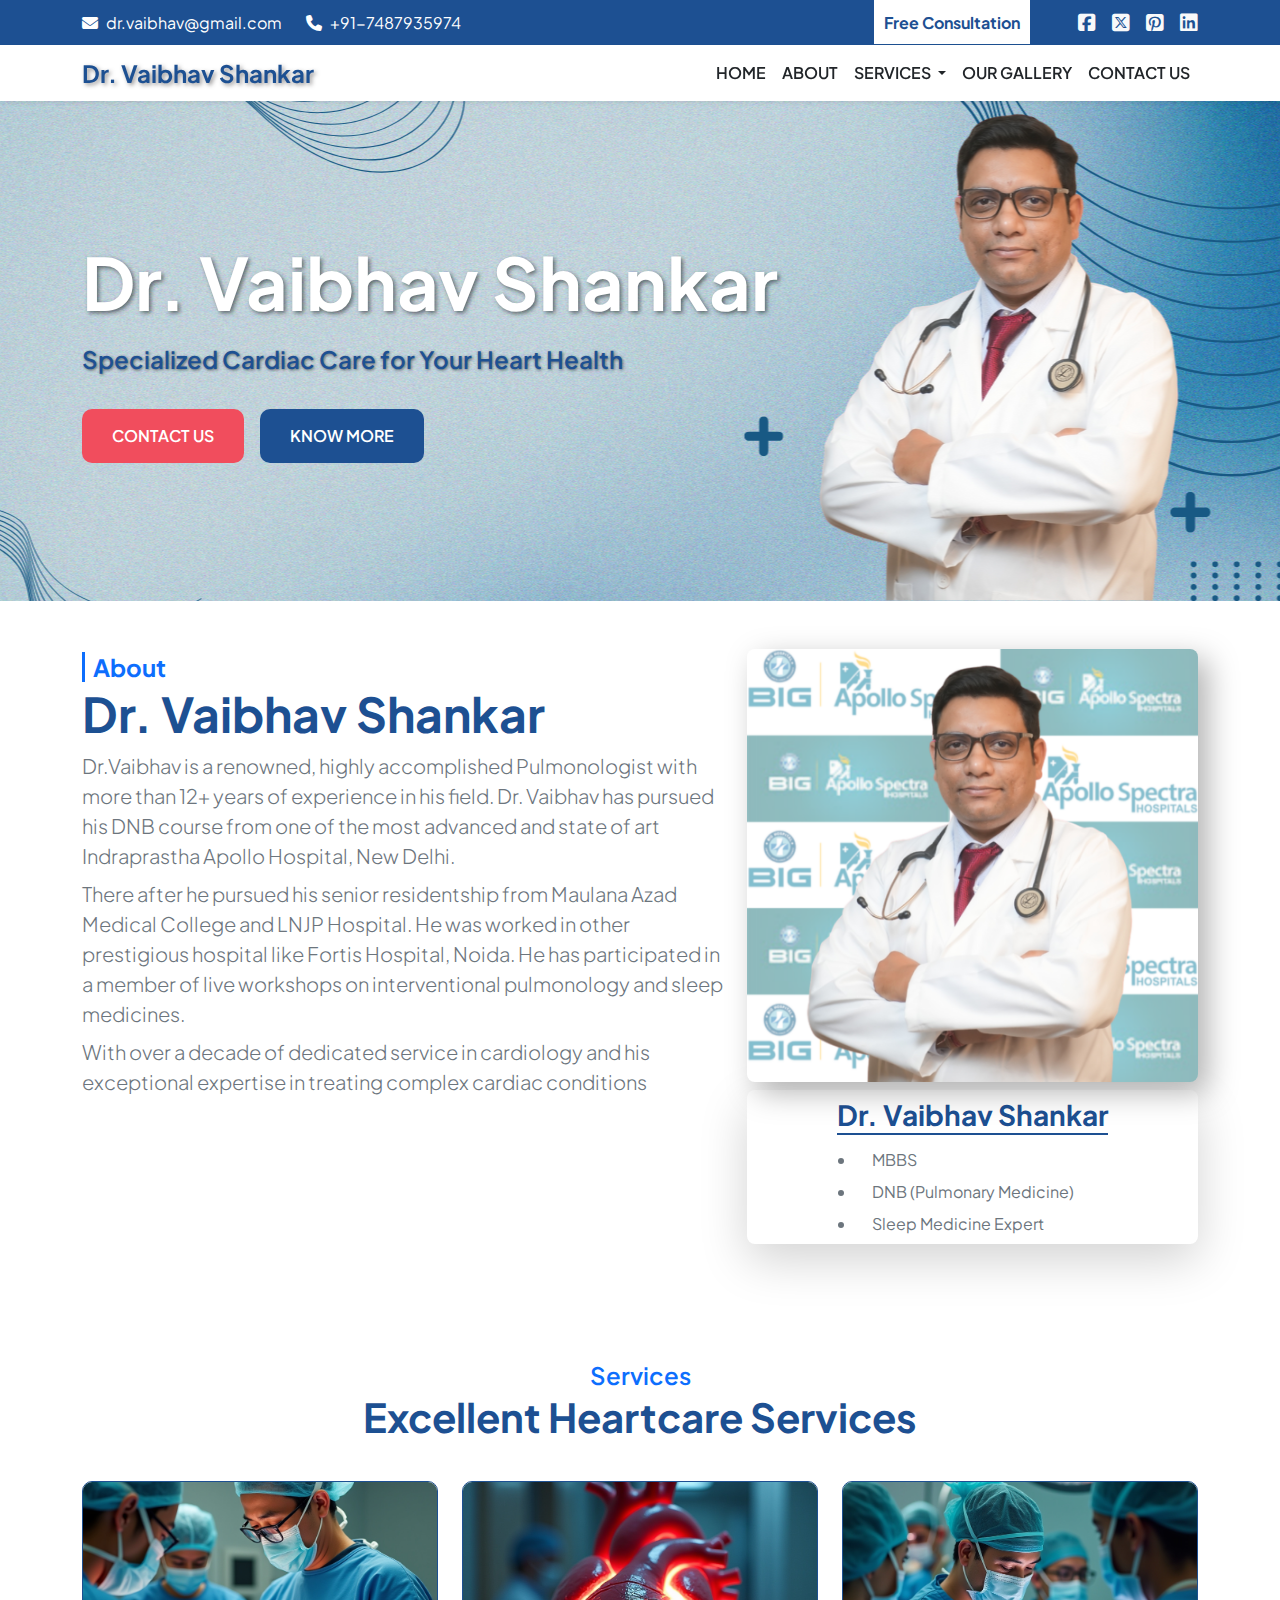
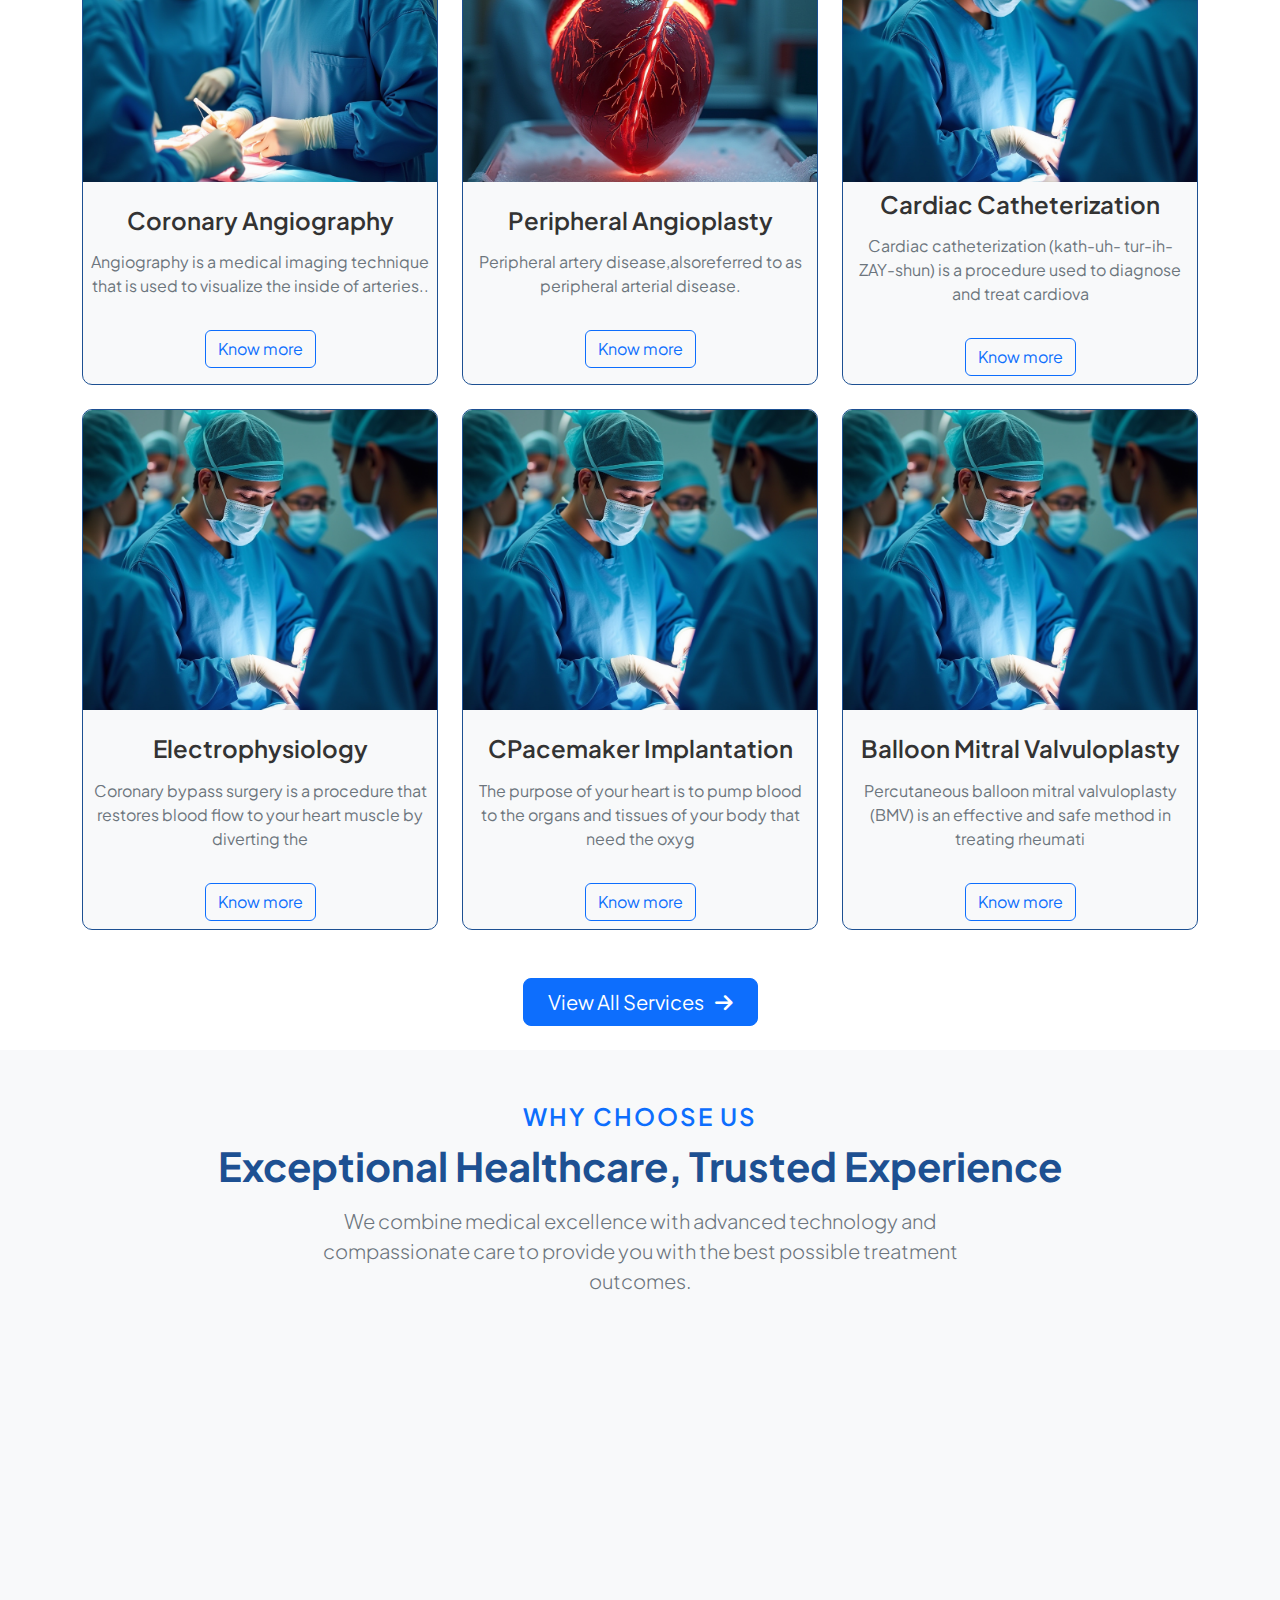
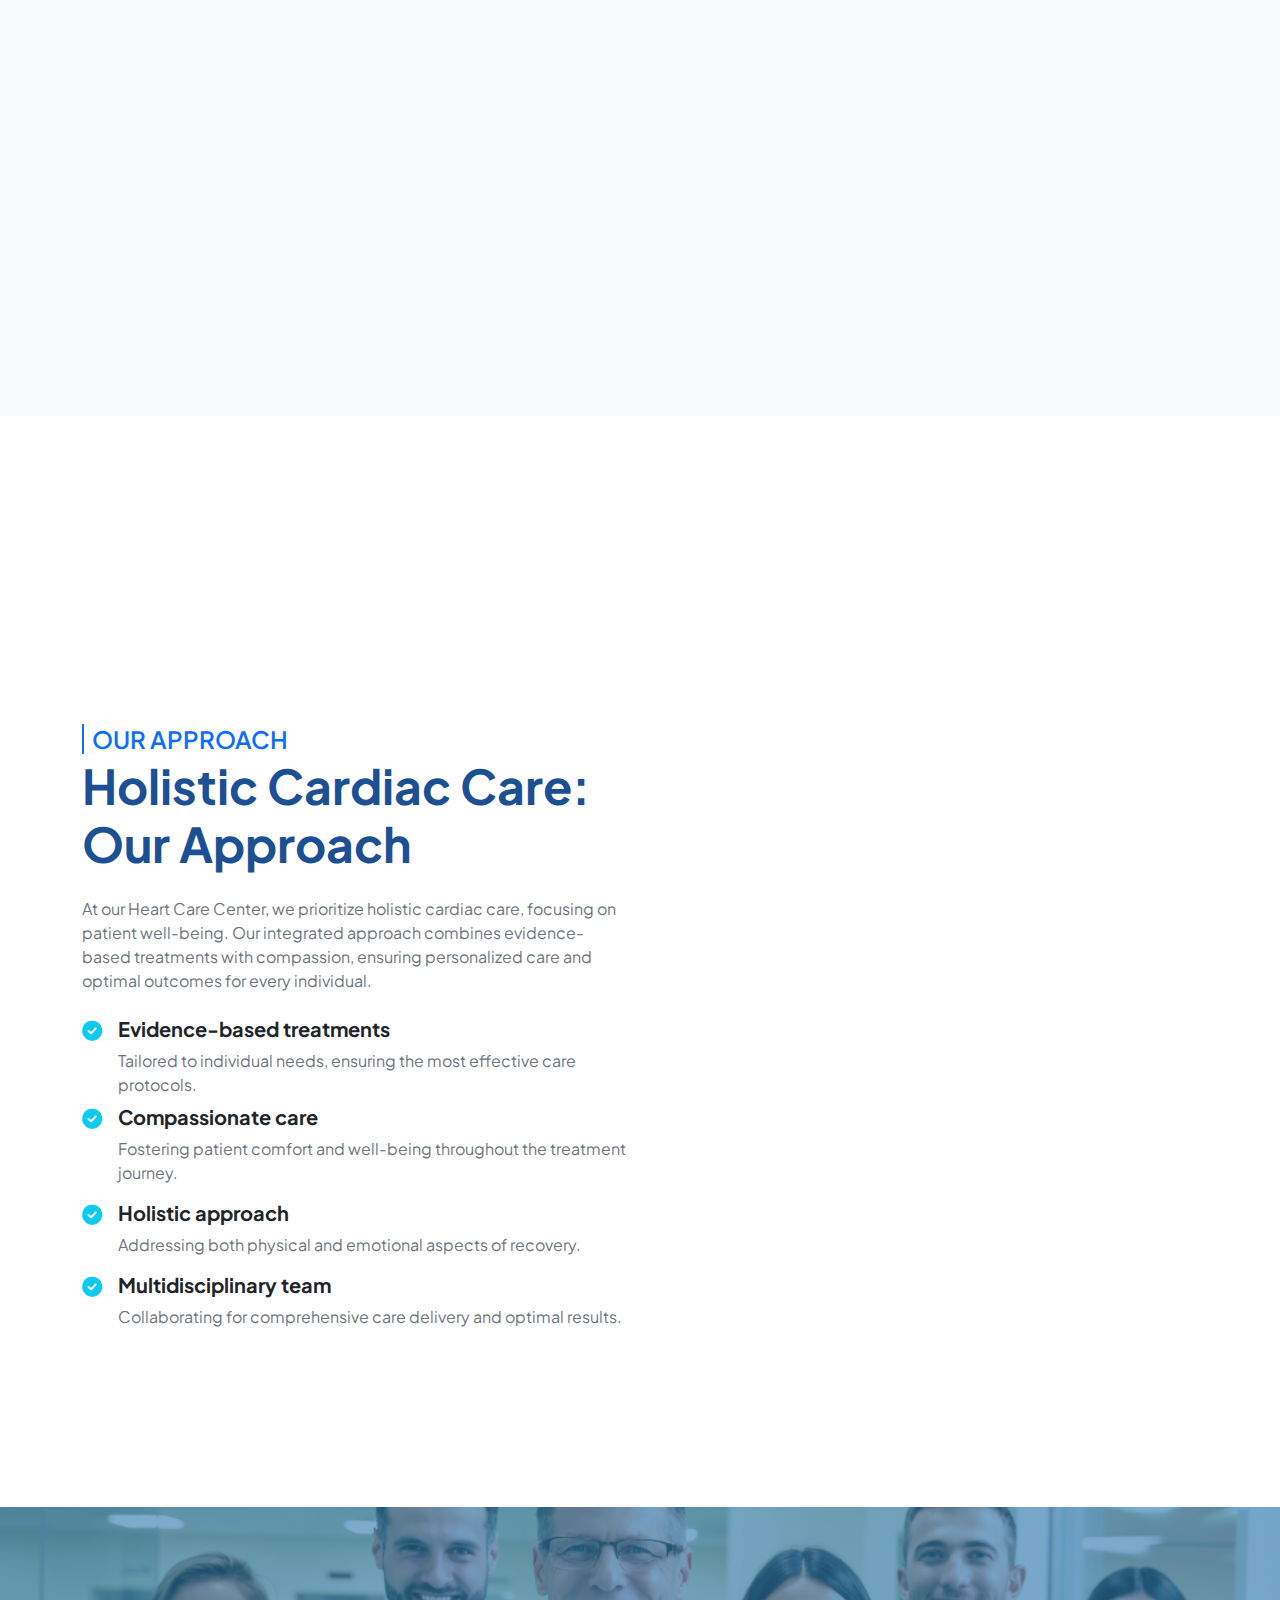
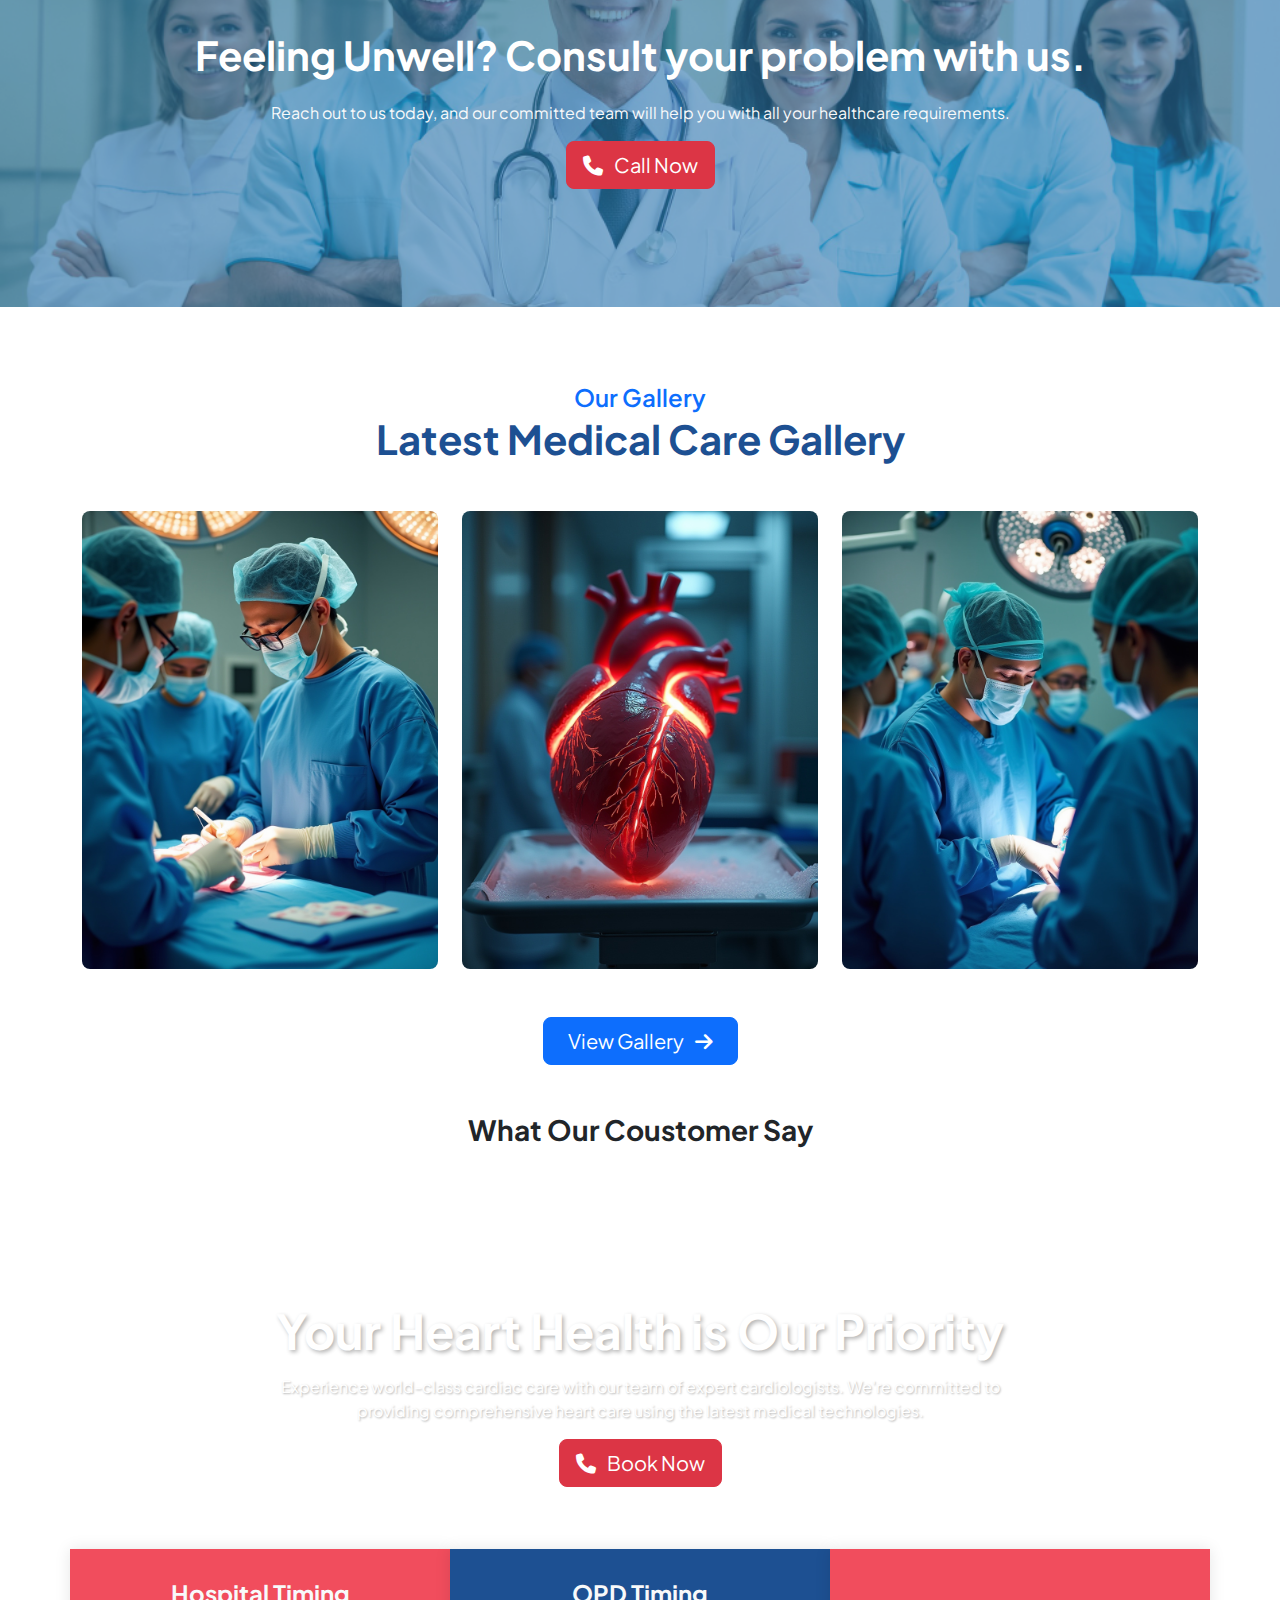
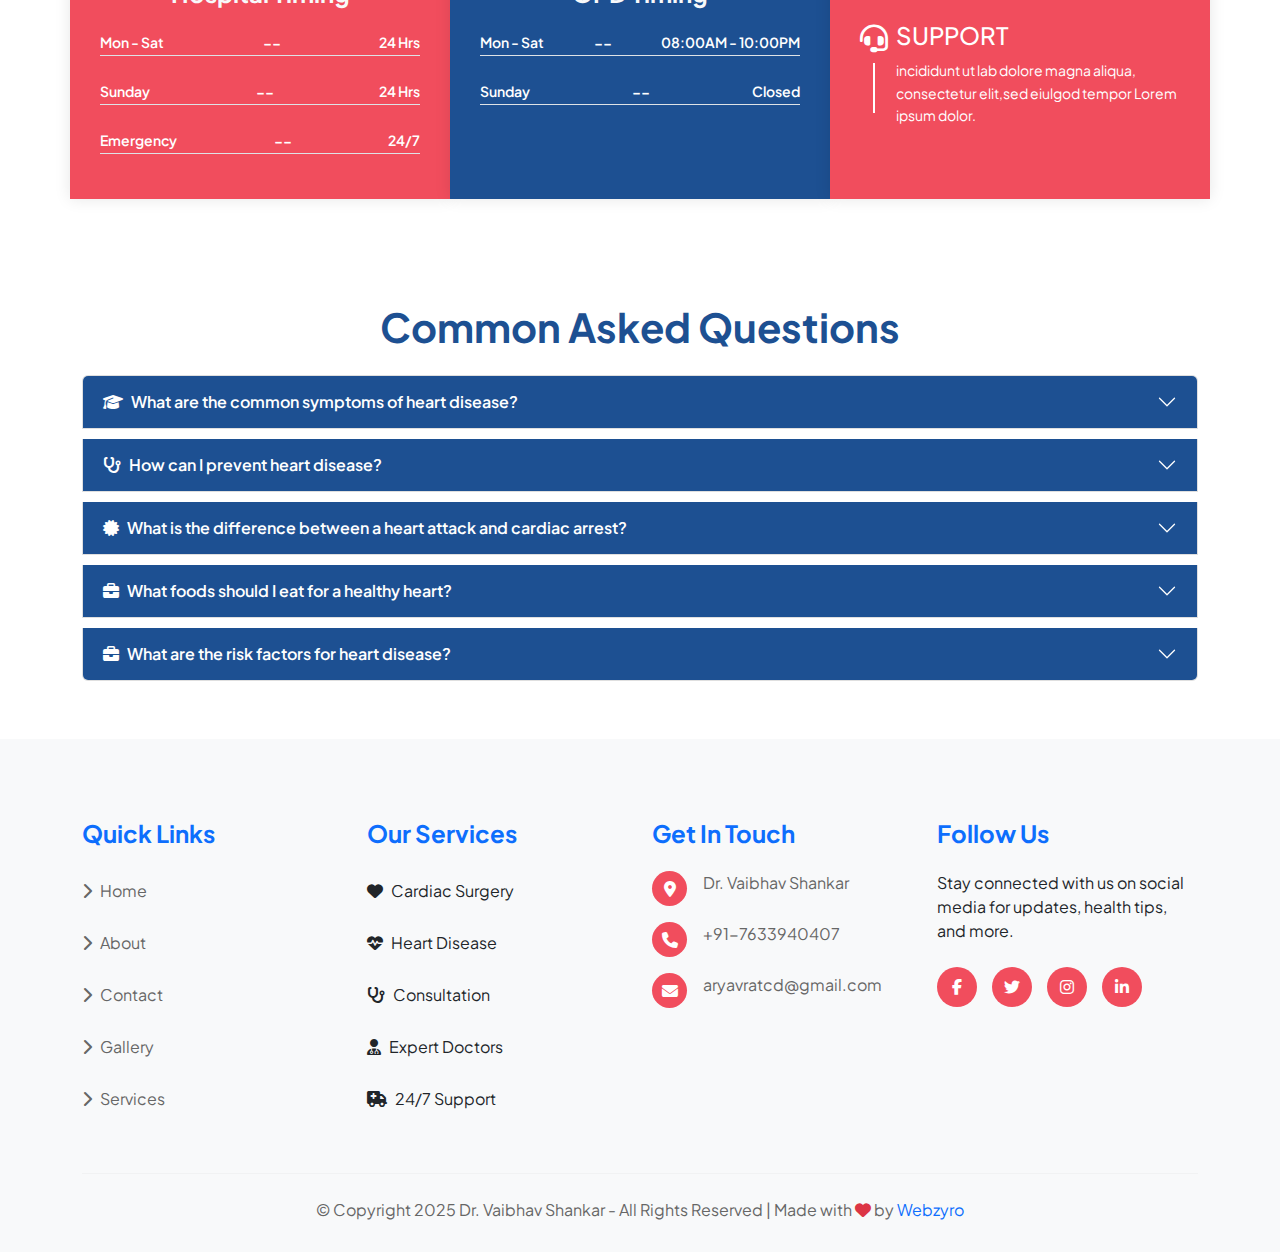
<file: index.html>
<!DOCTYPE html>
<html lang="en">
  <head>
    <meta charset="UTF-8" />
    <meta name="viewport" content="width=device-width, initial-scale=1.0" />
    <!-- bootstrap link -->
    <link
      href="https://cdn.jsdelivr.net/npm/bootstrap@5.3.3/dist/css/bootstrap.min.css"
      rel="stylesheet"
      integrity="sha384-QWTKZyjpPEjISv5WaRU9OFeRpok6YctnYmDr5pNlyT2bRjXh0JMhjY6hW+ALEwIH"
      crossorigin="anonymous"
    />

    <!-- FontAwesome icon link -->
    <link
      rel="stylesheet"
      href="https://cdnjs.cloudflare.com/ajax/libs/font-awesome/6.7.2/css/all.min.css"
      integrity="sha512-Evv84Mr4kqVGRNSgIGL/F/aIDqQb7xQ2vcrdIwxfjThSH8CSR7PBEakCr51Ck+w+/U6swU2Im1vVX0SVk9ABhg=="
      crossorigin="anonymous"
      referrerpolicy="no-referrer"
    />

    <!-- Owl Carousel CSS -->
    <link
      rel="stylesheet"
      href="https://cdnjs.cloudflare.com/ajax/libs/OwlCarousel2/2.3.4/assets/owl.carousel.min.css"
    />
    <link
      rel="stylesheet"
      href="https://cdnjs.cloudflare.com/ajax/libs/OwlCarousel2/2.3.4/assets/owl.theme.default.min.css"
    />
    <!-- Aos Animation -->
    <link href="https://unpkg.com/aos@2.3.1/dist/aos.css" rel="stylesheet" />

    <!-- Link Css -->
    <link rel="stylesheet" href="style.css" />
    <title>Dr. Home Page</title>
  </head>
  <body>
    <!-- Header -->
    <header class="d-none d-md-block w-100" id="header">
      <div class="container">
        <div class="row align-items-center justify-content-between">
          <div class="col-md-8">
            <div class="d-flex flex-wrap gap-4">
              <div class="d-flex align-items-center gap-2">
                <i class="fas fa-envelope text-white"></i>
                <a
                  href="mailto:aryavratcd@gmail.com"
                  class="text-white text-decoration-none"
                  >dr.vaibhav@gmail.com</a
                >
              </div>
              <div class="d-flex align-items-center gap-2">
                <i class="fas fa-phone text-white"></i>
                <a
                  href="tel:+91-7487935974"
                  class="text-white text-decoration-none"
                  >+91-7487935974</a
                >
              </div>
            </div>
          </div>
          <div
            class="col-md-4 d-flex align-items-center gap-5 justify-content-end"
          >
            <a href="/contact.html" id="free-btn">Free Consultation</a>
            <div class="d-flex flex-colmun align-items-center gap-3">
              <i class="fa-brands fa-square-facebook text-light fs-5"></i>
              <i class="fa-brands fa-square-x-twitter text-light fs-5"></i>
              <i class="fa-brands fa-square-pinterest text-light fs-5"></i>
              <i class="fa-brands fa-linkedin text-light fs-5"></i>
            </div>
          </div>
        </div>
      </div>
    </header>

    <!-- Navbar -->
    <nav
      class="navbar navbar-expand-lg navbar-light bg-white shadow-sm sticky-top"
    >
      <div class="container d-flex align-items-center justify-content-between">
        <a class="navbar-brand" href="/">
          <!-- <img src="./Img/ca-logo.png" alt="Logo" /> -->
          <h2 class="fs-4 fw-bold logo">Dr. Vaibhav Shankar</h2>
        </a>
        <button
          class="navbar-toggler"
          type="button"
          data-bs-toggle="collapse"
          data-bs-target="#navbarNav"
        >
          <span class="navbar-toggler-icon"></span>
        </button>
        <div class="collapse navbar-collapse" id="navbarNav">
          <ul class="navbar-nav ms-auto">
            <li class="nav-item">
              <a class="nav-link text-dark text-uppercase fw-semibold" href="/"
                >Home</a
              >
            </li>
            <li class="nav-item">
              <a
                class="nav-link text-dark text-uppercase fw-semibold"
                href="/about.html"
                >About</a
              >
            </li>
            <li class="nav-item dropdown">
              <a
                class="nav-link dropdown-toggle text-dark text-uppercase fw-semibold"
                href="#"
                role="button"
                data-bs-toggle="dropdown"
                aria-expanded="false"
              >
                Services
              </a>
              <ul class="dropdown-menu">
                <li><a class="dropdown-item" href="#">Action</a></li>
                <li><a class="dropdown-item" href="#">Another action</a></li>
                <li>
                  <a class="dropdown-item" href="#">Something else here</a>
                </li>
              </ul>
            </li>
            <li class="nav-item">
              <a
                class="nav-link text-dark text-uppercase fw-semibold"
                href="/gallery.html"
                >Our Gallery</a
              >
            </li>
            <li class="nav-item">
              <a
                class="nav-link text-dark text-uppercase fw-semibold"
                href="/contact.html"
                >Contact Us</a
              >
            </li>
          </ul>
        </div>
      </div>
    </nav>

    <!-- Main Content -->
    <main class="overflow-hidden">
      <!-- Hero Section -->
      <section class="d-none d-md-block hero-banner">
        <div class="container w-100 h-100 d-flex align-items-center">
          <div class="banner-content">
            <h1 class="display-2 fw-bold text-white">Dr. Vaibhav Shankar</h1>
            <p class="fw-semibold">
              Specialized Cardiac Care for Your Heart Health
            </p>
            <div class="d-flex align-items-center justify-content-start gap-3">
              <a
                href="/contact.html"
                class="carousel-btn1 text-uppercase fw-semibold"
                >Contact Us</a
              >
              <a
                href="/about.html"
                class="carousel-btn2 text-uppercase fw-semibold"
                >Know More</a
              >
            </div>
          </div>
        </div>
      </section>

      <!-- Hero Section on mobile device -->
      <!-- <section class="d-md-none my-2 hero-phone">
        <div class="container">
          <div class="w-100 d-flex flex-column gap-3">
            <div class="doctor-img rounded-3 overflow-hidden shadow-lg">
              <img
                src="./image/dr.vaibhav1.webp"
                alt="doctor_img"
                class="img-fluid"
              />
            </div>
            <div
              class="d-flex flex-column gap-2 bg-white shadow-lg rounded-3 p-2"
            >
              <h2 class="display-5 fw-bold text-info">Dr. Vaibhav Shankar</h2>
              <h4>
                Dr.Vaibhav is a renowned, highly accomplished Pulmonologist with
                more than 12+ years of experience in his field.
              </h4>
              <p class="text-secondary">
                Distinguished Pulmonologist with 12+ years of expertise in
                advanced respiratory care and critical pulmonary treatments.
              </p>
            </div>
          </div>
        </div>
      </section> -->
      <!-- About Section -->
      <section class="my-5">
        <div class="container">
          <div class="row g-4">
            <div class="col-md-7 order-2 order-md-1">
              <span
                class="fw-bold fs-4 text-primary border-start border-3 border-primary ps-2"
                >About</span
              >
              <h2 class="display-5 fw-bold">Dr. Vaibhav Shankar</h2>
              <p class="text-secondary my-2 lead">
                Dr.Vaibhav is a renowned, highly accomplished Pulmonologist with
                more than 12+ years of experience in his field. Dr. Vaibhav has
                pursued his DNB course from one of the most advanced and state
                of art Indraprastha Apollo Hospital, New Delhi.
              </p>
              <p class="text-secondary lead">
                There after he pursued his senior residentship from Maulana Azad
                Medical College and LNJP Hospital. He was worked in other
                prestigious hospital like Fortis Hospital, Noida. He has
                participated in a member of live workshops on interventional
                pulmonology and sleep medicines.
              </p>
              <p class="text-secondary my-2 lead">
                With over a decade of dedicated service in cardiology and his
                exceptional expertise in treating complex cardiac conditions
              </p>
              <div class="row g-4 my-3">
                <div class="col-md-6">
                  <div
                    data-aos="fade-up"
                    class="about-card about-card1 d-flex flex-column align-items-center gap-3"
                  >
                    <i class="fa-solid fa-star display-3"></i>
                    <p class="fw-bold fs-4">12 Years Experience</p>
                  </div>
                </div>
                <div class="col-md-6">
                  <div
                    data-aos="fade-down"
                    class="about-card about-card2 d-flex flex-column align-items-center gap-3"
                  >
                    <i class="fa-solid fa-award display-3"></i>
                    <p class="fw-bold fs-4">Award Winning</p>
                  </div>
                </div>
              </div>
            </div>
            <div class="col-md-5 order-1 order-md-2">
              <img
                data-aos="fade-left"
                src="/image/DR.VAIBHAV6.png"
                alt="doctor_img"
                class="img-fluid rounded-3 img-shadow"
              />
              <div
                class="d-flex flex-column gap-3 align-items-center bg-white p-2 rounded-3 shadow-lg mt-2"
              >
                <h2
                  class="fs-3 fw-bold text-decoration-underline link-offset-2"
                >
                  Dr. Vaibhav Shankar
                </h2>

                <ul class="d-flex flex-column gap-2">
                  <li class="text-secondary px-3">MBBS</li>
                  <li class="text-secondary px-3">DNB (Pulmonary Medicine)</li>
                  <li class="text-secondary px-3">Sleep Medicine Expert</li>
                </ul>
              </div>
            </div>
          </div>
        </div>
      </section>

      <!-- Services Section -->
      <section class="my-4">
        <div class="container">
          <p class="fs-4 text-primary fw-semibold text-center">Services</p>
          <h2 class="fs-1 fw-bold text-center">Excellent Heartcare Services</h2>

          <div class="row g-4 my-3">
            <div class="col-md-4">
              <div class="service-card bg-light text-center h-100">
                <div class="service-img-wrapper mb-4">
                  <img
                    src="./image/approach-1.jpeg"
                    alt="Coronary Angiography"
                    class="img-fluid"
                  />
                </div>
                <h3 class="fs-4 mb-2 fw-semibold">Coronary Angiography</h3>
                <p class="text-secondary mb-4 p-2">
                  Angiography is a medical imaging technique that is used to
                  visualize the inside of arteries..
                </p>
                <a href="/service-details.html" class="service-link mb-2">
                  <button class="btn btn-outline-primary">Know more</button>
                </a>
              </div>
            </div>

            <div class="col-md-4">
              <div class="service-card bg-light text-center h-100">
                <div class="service-img-wrapper mb-4">
                  <img
                    src="./image/approach-2.jpeg"
                    alt="Peripheral Angioplasty"
                    class="img-fluid"
                  />
                </div>
                <h3 class="fs-4 mb-2 fw-semibold">Peripheral Angioplasty</h3>
                <p class="text-secondary mb-4 p-2">
                  Peripheral artery disease,alsoreferred to as peripheral
                  arterial disease.
                </p>
                <a href="/service-details.html" class="service-link mb-2">
                  <button class="btn btn-outline-primary">Know more</button>
                </a>
              </div>
            </div>
            <div class="col-md-4">
              <div class="service-card bg-light text-center h-100">
                <div class="service-img-wrapper mb-2">
                  <img
                    src="./image/approach-3.jpeg"
                    alt="Peripheral Angioplasty"
                    class="img-fluid"
                  />
                </div>
                <h3 class="fs-4 mb-2 fw-semibold">Cardiac Catheterization</h3>
                <p class="text-secondary mb-4 p-2">
                  Cardiac catheterization (kath-uh- tur-ih-ZAY-shun) is a
                  procedure used to diagnose and treat cardiova
                </p>
                <a href="/service-details.html" class="service-link mb-2">
                  <button class="btn btn-outline-primary">Know more</button>
                </a>
              </div>
            </div>
            <!-- Continue with other service cards following the same pattern -->
            <div class="col-md-4">
              <div class="service-card bg-light text-center h-100">
                <div class="service-img-wrapper mb-4">
                  <img
                    src="./image/approach-3.jpeg"
                    alt="Peripheral Angioplasty"
                    class="img-fluid"
                  />
                </div>
                <h3 class="fs-4 mb-2 fw-semibold">Electrophysiology</h3>
                <p class="text-secondary mb-4 p-2">
                  Coronary bypass surgery is a procedure that restores blood
                  flow to your heart muscle by diverting the
                </p>
                <a href="/service-details.html" class="service-link mb-2">
                  <button class="btn btn-outline-primary">Know more</button>
                </a>
              </div>
            </div>
            <div class="col-md-4">
              <div class="service-card bg-light text-center h-100">
                <div class="service-img-wrapper mb-4">
                  <img
                    src="./image/approach-3.jpeg"
                    alt="Peripheral Angioplasty"
                    class="img-fluid"
                  />
                </div>
                <h3 class="fs-4 mb-2 fw-semibold">CPacemaker Implantation</h3>
                <p class="text-secondary mb-4 p-2">
                  The purpose of your heart is to pump blood to the organs and
                  tissues of your body that need the oxyg
                </p>
                <a href="/service-details.html" class="service-link mb-2">
                  <button class="btn btn-outline-primary">Know more</button>
                </a>
              </div>
            </div>
            <div class="col-md-4">
              <div class="service-card bg-light text-center h-100">
                <div class="service-img-wrapper mb-4">
                  <img
                    src="./image/approach-3.jpeg"
                    alt="Peripheral Angioplasty"
                    class="img-fluid"
                  />
                </div>
                <h3 class="fs-4 mb-2 fw-semibold">
                  Balloon Mitral Valvuloplasty
                </h3>
                <p class="text-secondary mb-4 p-2">
                  Percutaneous balloon mitral valvuloplasty (BMV) is an
                  effective and safe method in treating rheumati
                </p>
                <a href="/service-details.html" class="service-link mb-2">
                  <button class="btn btn-outline-primary">Know more</button>
                </a>
              </div>
            </div>
          </div>

          <div class="text-center mt-5">
            <a href="/services.html" class="btn btn-primary btn-lg px-4">
              View All Services <i class="fas fa-arrow-right ms-2"></i>
            </a>
          </div>
        </div>
      </section>

      <!-- Why Choose Us Section -->
      <section class="why-choose-section py-5 bg-light">
        <div class="container">
          <div class="section-header text-center mb-5">
            <span class="subtitle fs-4 text-primary fw-semibold mb-2 d-block"
              >Why Choose Us</span
            >
            <h2 class="display-6 fw-bold mb-3">
              Exceptional Healthcare, Trusted Experience
            </h2>
            <p class="text-secondary lead mx-auto" style="max-width: 700px">
              We combine medical excellence with advanced technology and
              compassionate care to provide you with the best possible treatment
              outcomes.
            </p>
          </div>

          <div class="row g-4">
            <div class="col-md-4">
              <div
                class="choose-card h-100 p-4 bg-white rounded-3 shadow-lg"
                data-aos="fade-up"
              >
                <div class="icon-wrapper mb-4">
                  <i class="fas fa-user-md display-5 text-primary"></i>
                </div>
                <h3 class="h4 mb-3">Expert Medical Team</h3>
                <p class="text-secondary mb-0">
                  Our team of highly qualified medical professionals brings
                  years of experience and specialized expertise to provide
                  comprehensive care.
                </p>
              </div>
            </div>

            <div class="col-md-4">
              <div
                class="choose-card h-100 p-4 bg-white rounded-3 shadow-lg"
                data-aos="fade-up"
                data-aos-delay="100"
              >
                <div class="icon-wrapper mb-4">
                  <i class="fas fa-clock display-5 text-primary"></i>
                </div>
                <h3 class="h4 mb-3">24/7 Emergency Care</h3>
                <p class="text-secondary mb-0">
                  Round-the-clock emergency services with immediate response
                  times and dedicated emergency medical staff.
                </p>
              </div>
            </div>

            <div class="col-md-4">
              <div
                class="choose-card h-100 p-4 bg-white rounded-3 shadow-lg"
                data-aos="fade-up"
                data-aos-delay="200"
              >
                <div class="icon-wrapper mb-4">
                  <i class="fas fa-microscope display-5 text-primary"></i>
                </div>
                <h3 class="h4 mb-3">Advanced Technology</h3>
                <p class="text-secondary mb-0">
                  State-of-the-art medical equipment and modern facilities to
                  ensure accurate diagnosis and effective treatment.
                </p>
              </div>
            </div>

            <div class="col-md-4">
              <div
                class="choose-card h-100 p-4 bg-white rounded-3 shadow-lg"
                data-aos="fade-up"
                data-aos-delay="300"
              >
                <div class="icon-wrapper mb-4">
                  <i class="fas fa-heart display-5 text-primary"></i>
                </div>
                <h3 class="h4 mb-3">Patient-Centered Care</h3>
                <p class="text-secondary mb-0">
                  Personalized treatment plans tailored to each patient's unique
                  needs with a focus on comfort and recovery.
                </p>
              </div>
            </div>

            <div class="col-md-4">
              <div
                class="choose-card h-100 p-4 bg-white rounded-3 shadow-lg"
                data-aos="fade-up"
                data-aos-delay="400"
              >
                <div class="icon-wrapper mb-4">
                  <i class="fas fa-certificate display-5 text-primary"></i>
                </div>
                <h3 class="h4 mb-3">Accredited Facility</h3>
                <p class="text-secondary mb-0">
                  Internationally recognized healthcare standards with a
                  commitment to quality and safety protocols.
                </p>
              </div>
            </div>

            <div class="col-md-4">
              <div
                class="choose-card h-100 p-4 bg-white rounded-3 shadow-lg"
                data-aos="fade-up"
                data-aos-delay="500"
              >
                <div class="icon-wrapper mb-4">
                  <i class="fas fa-comments display-5 text-primary"></i>
                </div>
                <h3 class="h4 mb-3">Clear Communication</h3>
                <p class="text-secondary mb-0">
                  Open dialogue between doctors and patients, ensuring you
                  understand your treatment plan every step of the way.
                </p>
              </div>
            </div>
          </div>
        </div>
      </section>

      <!-- Stats Section -->
      <section class="py-5 text-white my-5" id="stats-section">
        <div class="container">
          <div class="row text-center">
            <div class="col-md-3 mb-4 mb-md-0">
              <h3 class="display-3 fw-bold counter">469+</h3>
              <p class="h4">Trusted Clients</p>
            </div>
            <div class="col-md-3 mb-4 mb-md-0">
              <h3 class="display-3 fw-bold counter">239+</h3>
              <p class="h4">Successful Case</p>
            </div>
            <div class="col-md-3 mb-4 mb-md-0">
              <h3 class="display-3 fw-bold counter">439+</h3>
              <p class="h4">Happy Clients</p>
            </div>
            <div class="col-md-3">
              <h3 class="display-3 fw-bold counter">364+</h3>
              <p class="h4">Money Paid</p>
            </div>
          </div>
        </div>
      </section>

      <!-- Our Approach Section -->
      <section class="my-5">
        <div class="container">
          <span
            class="text-primary fs-4 fw-semibold border-start border-2 border-primary ps-2"
            >OUR APPROACH</span
          >
          <div class="row">
            <div class="col-lg-6">
              <h2 class="display-5 fw-bold mb-4">
                Holistic Cardiac Care: Our Approach
              </h2>
              <p class="text-secondary mb-4">
                At our Heart Care Center, we prioritize holistic cardiac care,
                focusing on patient well-being. Our integrated approach combines
                evidence-based treatments with compassion, ensuring personalized
                care and optimal outcomes for every individual.
              </p>

              <div class="approach-points">
                <div class="d-flex align-items-start gap-3 mb-2">
                  <i class="fa-solid fa-circle-check text-info fs-5 mt-1"></i>
                  <div>
                    <h5 class="fw-bold mb-2">Evidence-based treatments</h5>
                    <p class="text-secondary">
                      Tailored to individual needs, ensuring the most effective
                      care protocols.
                    </p>
                  </div>
                </div>

                <div class="d-flex align-items-start gap-3 mb-3">
                  <i class="fa-solid fa-circle-check text-info fs-5 mt-1"></i>
                  <div>
                    <h5 class="fw-bold mb-2">Compassionate care</h5>
                    <p class="text-secondary">
                      Fostering patient comfort and well-being throughout the
                      treatment journey.
                    </p>
                  </div>
                </div>

                <div class="d-flex align-items-start gap-3 mb-3">
                  <i class="fa-solid fa-circle-check text-info fs-5 mt-1"></i>
                  <div>
                    <h5 class="fw-bold mb-2">Holistic approach</h5>
                    <p class="text-secondary">
                      Addressing both physical and emotional aspects of
                      recovery.
                    </p>
                  </div>
                </div>

                <div class="d-flex align-items-start gap-3">
                  <i class="fa-solid fa-circle-check text-info fs-5 mt-1"></i>
                  <div>
                    <h5 class="fw-bold mb-2">Multidisciplinary team</h5>
                    <p class="text-secondary">
                      Collaborating for comprehensive care delivery and optimal
                      results.
                    </p>
                  </div>
                </div>
              </div>
            </div>

            <div class="col-lg-6">
              <div class="approach-images mt-4 mt-lg-0">
                <img
                  data-aos="fade-left"
                  src="./image/approach-2.jpeg"
                  alt="Main Approach"
                  class="img-fluid rounded-3"
                />
              </div>
            </div>
          </div>
        </div>
      </section>

      <!-- CTA Section -->
      <section
        class="my-4 cta-section d-flex align-items-center justify-content-center"
      >
        <div
          class="container d-flex flex-column align-items-center justify-content-center gap-3"
        >
          <p class="fs-1 text-white fw-bold">
            Feeling Unwell? Consult your problem with us.
          </p>
          <p class="text-light">
            Reach out to us today, and our committed team will help you with all
            your healthcare requirements.
          </p>
          <a href="#">
            <button class="btn btn-danger btn-lg">
              <i class="fa-solid fa-phone pe-2"></i> Call Now
            </button>
          </a>
        </div>
      </section>

      <!-- Gallery Section -->
      <section class="py-5">
        <div class="container">
          <p class="fs-4 text-primary fw-semibold text-center">Our Gallery</p>
          <h2 class="fs-1 fw-bold text-center mb-5">
            Latest Medical Care Gallery
          </h2>

          <div class="row g-4">
            <div class="col-md-4">
              <div class="gallery-card position-relative">
                <img
                  src="./image/approach-1.jpeg"
                  alt="Gallery Image 1"
                  class="img-fluid rounded-3"
                />
                <div class="gallery-overlay rounded-3">
                  <div class="gallery-content">
                    <h4 class="text-white mb-2">Cardiac Surgery</h4>
                    <p class="text-white mb-0">Advanced cardiac procedures</p>
                  </div>
                </div>
              </div>
            </div>
            <div class="col-md-4">
              <div class="gallery-card position-relative">
                <img
                  src="./image/approach-2.jpeg"
                  alt="Gallery Image 2"
                  class="img-fluid rounded-3"
                />
                <div class="gallery-overlay rounded-3">
                  <div class="gallery-content">
                    <h4 class="text-white mb-2">Patient Care</h4>
                    <p class="text-white mb-0">Dedicated patient support</p>
                  </div>
                </div>
              </div>
            </div>
            <div class="col-md-4">
              <div class="gallery-card position-relative">
                <img
                  src="./image/approach-3.jpeg"
                  alt="Gallery Image 3"
                  class="img-fluid rounded-3"
                />
                <div class="gallery-overlay rounded-3">
                  <div class="gallery-content">
                    <h4 class="text-white mb-2">Modern Equipment</h4>
                    <p class="text-white mb-0">State-of-the-art facilities</p>
                  </div>
                </div>
              </div>
            </div>
          </div>

          <div class="text-center mt-5">
            <a href="/gallery.html" class="btn btn-primary btn-lg px-4">
              View Gallery <i class="fas fa-arrow-right ms-2"></i>
            </a>
          </div>
        </div>
      </section>

      <!-- Google Reviews Section -->
      <section>
        <div class="container">
          <h2 class="fs-3 text-dark fw-bold mb-3 text-center">
            What Our Coustomer Say
          </h2>
          <div
            class="elfsight-app-2579a42c-2a36-4b20-a984-77010e649f96"
            data-elfsight-app-lazy
          ></div>
        </div>
      </section>

      <!-- Banner Section -->
      <section class="banner-section py-5 my-5">
        <div class="container">
          <div class="row justify-content-center">
            <div class="col-lg-8 text-center">
              <h2 class="display-5 text-white fw-bold mb-3">
                Your Heart Health is Our Priority
              </h2>
              <p class="text-white fs-6 mb-3">
                Experience world-class cardiac care with our team of expert
                cardiologists. We're committed to providing comprehensive heart
                care using the latest medical technologies.
              </p>
              <a href="#">
                <button class="btn btn-danger btn-lg">
                  <i class="fa-solid fa-phone pe-2"></i> Book Now
                </button>
              </a>
            </div>
          </div>
        </div>
      </section>

      <!-- Card Section -->
      <section class="card-section position-relative p-2">
        <div class="container py-5">
          <div class="row g-4">
            <div class="col-md-4 feature-card">
              <div class="w-100 d-flex flex-column gap-4">
                <h4 class="fw-bold fs-4 text-light text-center">
                  Hospital Timing
                </h4>
                <div class="d-flex justify-content-between border-bottom">
                  <p class="text-white fw-semibold">Mon - Sat</p>
                  <span class="text-white fw-semibold">--</span>
                  <p class="text-white fw-semibold">24 Hrs</p>
                </div>
                <div class="d-flex justify-content-between border-bottom">
                  <p class="text-white fw-semibold">Sunday</p>
                  <span class="text-white fw-semibold">--</span>
                  <p class="text-white fw-semibold">24 Hrs</p>
                </div>
                <div class="d-flex justify-content-between border-bottom">
                  <p class="text-white fw-semibold">Emergency</p>
                  <span class="text-white fw-semibold">--</span>
                  <p class="text-white fw-semibold">24/7</p>
                </div>
              </div>
            </div>
            <div class="col-md-4 feature-card card2">
              <div class="w-100 d-flex flex-column gap-4">
                <h4 class="fw-bold fs-4 text-light text-center">OPD Timing</h4>
                <div class="d-flex justify-content-between border-bottom">
                  <p class="text-white fw-semibold">Mon - Sat</p>
                  <span class="text-white fw-semibold">--</span>
                  <p class="text-white fw-semibold">08:00AM - 10:00PM</p>
                </div>
                <div class="d-flex justify-content-between border-bottom">
                  <p class="text-white fw-semibold">Sunday</p>
                  <span class="text-white fw-semibold">--</span>
                  <p class="text-white fw-semibold">Closed</p>
                </div>
              </div>
            </div>
            <div class="col-md-4 d-flex align-items-center gap-2 feature-card">
              <div class="card-left">
                <i class="fa-solid fa-headset"></i>
                <div class="vertical-line"></div>
              </div>
              <div class="card-right">
                <h3>SUPPORT</h3>
                <p class="text-white">
                  incididunt ut lab dolore magna aliqua, consectetur elit,sed
                  eiulgod tempor Lorem ipsum dolor.
                </p>
              </div>
            </div>
          </div>
        </div>
      </section>

      <!-- Accordians Section -->
      <!-- Achievements Section -->
      <section class="py-5">
        <div class="container">
          <h2 class="display-6 fw-bold mb-4 text-center">
            Common Asked Questions
          </h2>

          <div class="accordion" id="achievementsAccordion">
            <!-- Medical Qualification -->
            <div class="accordion-item">
              <h2 class="accordion-header">
                <button
                  class="accordion-button collapsed"
                  type="button"
                  data-bs-toggle="collapse"
                  data-bs-target="#qualificationCollapse"
                >
                  <i class="fas fa-graduation-cap me-2"></i> What are the common
                  symptoms of heart disease?
                </button>
              </h2>
              <div
                id="qualificationCollapse"
                class="accordion-collapse collapse"
                data-bs-parent="#achievementsAccordion"
              >
                <div class="accordion-body">
                  <ul class="list-unstyled">
                    <li class="mb-3">Chest pain or discomfort (angina)</li>
                    <li class="mb-3">Shortness of breath</li>
                    <li class="mb-3">Irregular heartbeat or palpitations</li>
                    <li class="mb-3">Fatigue and dizziness</li>
                    <li class="mb-3">Swelling in legs, ankles, or feet</li>
                  </ul>
                </div>
              </div>
            </div>

            <!-- Specialisation -->
            <div class="accordion-item">
              <h2 class="accordion-header">
                <button
                  class="accordion-button collapsed"
                  type="button"
                  data-bs-toggle="collapse"
                  data-bs-target="#specialisationCollapse"
                >
                  <i class="fas fa-stethoscope me-2"></i> How can I prevent
                  heart disease?
                </button>
              </h2>
              <div
                id="specialisationCollapse"
                class="accordion-collapse collapse"
                data-bs-parent="#achievementsAccordion"
              >
                <div class="accordion-body">
                  <ul class="list-unstyled">
                    <li class="mb-3">
                      Maintain a healthy diet (low in saturated fats,
                      cholesterol, and sodium)
                    </li>
                    <li class="mb-3">
                      Exercise regularly (at least 30 minutes a day)
                    </li>
                    <li class="mb-3">
                      Avoid smoking and limit alcohol consumption
                    </li>
                    <li class="mb-3">
                      Manage stress through relaxation techniques
                    </li>
                    <li class="mb-3">
                      Keep blood pressure, cholesterol, and diabetes under
                      control
                    </li>
                  </ul>
                </div>
              </div>
            </div>

            <!-- Professional Membership -->
            <div class="accordion-item">
              <h2 class="accordion-header">
                <button
                  class="accordion-button collapsed"
                  type="button"
                  data-bs-toggle="collapse"
                  data-bs-target="#membershipCollapse"
                >
                  <i class="fas fa-certificate me-2"></i> What is the difference
                  between a heart attack and cardiac arrest?
                </button>
              </h2>
              <div
                id="membershipCollapse"
                class="accordion-collapse collapse"
                data-bs-parent="#achievementsAccordion"
              >
                <div class="accordion-body">
                  <ul class="list-unstyled">
                    <li class="mb-3">
                      Heart attack: Occurs when blood flow to the heart is
                      blocked, causing damage to heart muscles.
                    </li>
                    <li class="mb-3">
                      Cardiac arrest: A sudden loss of heart function due to
                      electrical disturbances, leading to collapse and loss of
                      consciousness.
                    </li>
                  </ul>
                </div>
              </div>
            </div>

            <!-- Fellowship and Work Experience -->
            <div class="accordion-item">
              <h2 class="accordion-header">
                <button
                  class="accordion-button collapsed"
                  type="button"
                  data-bs-toggle="collapse"
                  data-bs-target="#experienceCollapse"
                >
                  <i class="fas fa-briefcase me-2"></i> What foods should I eat
                  for a healthy heart?
                </button>
              </h2>
              <div
                id="experienceCollapse"
                class="accordion-collapse collapse"
                data-bs-parent="#achievementsAccordion"
              >
                <div class="accordion-body">
                  <ul class="list-unstyled">
                    <li class="mb-3">Leafy greens (spinach, kale)</li>
                    <li class="mb-3">Whole grains (brown rice, oats)</li>
                    <li class="mb-3">Fatty fish (salmon, mackerel)</li>
                    <li class="mb-3">
                      Nuts and seeds (almonds, walnuts, flaxseeds)
                    </li>
                    <li class="mb-3">Fruits (berries, apples, oranges)</li>
                  </ul>
                </div>
              </div>
            </div>

            <div class="accordion-item">
              <h2 class="accordion-header">
                <button
                  class="accordion-button collapsed"
                  type="button"
                  data-bs-toggle="collapse"
                  data-bs-target="#riskCollapse"
                >
                  <i class="fas fa-briefcase me-2"></i> What are the risk
                  factors for heart disease?
                </button>
              </h2>
              <div
                id="riskCollapse"
                class="accordion-collapse collapse"
                data-bs-parent="#achievementsAccordion"
              >
                <div class="accordion-body">
                  <ul class="list-unstyled">
                    <li class="mb-3">High blood pressure (hypertension)</li>
                    <li class="mb-3">High cholesterol levels</li>
                    <li class="mb-3">
                      Smoking and excessive alcohol consumption
                    </li>
                    <li class="mb-3">Obesity and lack of physical activity</li>
                    <li class="mb-3">Family history of heart disease</li>
                    <li class="mb-3">Stress and poor sleep patterns</li>
                  </ul>
                </div>
              </div>
            </div>
          </div>
        </div>
      </section>

      <!-- Footer -->
      <footer class="footer-section">
        <div class="container">
          <div class="row gy-4">
            <div class="col-lg-3">
              <div class="footer-widget">
                <h2 class="h4 mb-4 text-primary fw-bold">Quick Links</h2>
                <ul class="list-unstyled footer-links">
                  <li>
                    <a href="/"
                      ><i class="fas fa-chevron-right me-2"></i>Home</a
                    >
                  </li>
                  <li>
                    <a href="about.html"
                      ><i class="fas fa-chevron-right me-2"></i>About</a
                    >
                  </li>
                  <li>
                    <a href="contact.html"
                      ><i class="fas fa-chevron-right me-2"></i>Contact</a
                    >
                  </li>
                  <li>
                    <a href="gallery.html"
                      ><i class="fas fa-chevron-right me-2"></i>Gallery</a
                    >
                  </li>
                  <li>
                    <a href="services.html"
                      ><i class="fas fa-chevron-right me-2"></i>Services</a
                    >
                  </li>
                </ul>
              </div>
            </div>
            <div class="col-lg-3">
              <div class="footer-widget">
                <h2 class="h4 mb-4 text-primary fw-bold">Our Services</h2>
                <ul class="list-unstyled footer-links">
                  <li><i class="fas fa-heart me-2"></i>Cardiac Surgery</li>
                  <li><i class="fas fa-heartbeat me-2"></i>Heart Disease</li>
                  <li><i class="fas fa-stethoscope me-2"></i>Consultation</li>
                  <li><i class="fas fa-user-md me-2"></i>Expert Doctors</li>
                  <li><i class="fas fa-ambulance me-2"></i>24/7 Support</li>
                </ul>
              </div>
            </div>
            <div class="col-lg-3">
              <div class="footer-widget">
                <h2 class="h4 mb-4 text-primary fw-bold">Get In Touch</h2>
                <div class="contact-info">
                  <div class="d-flex align-items-start gap-3 mb-3">
                    <div class="contact-icon">
                      <i class="fas fa-location-dot"></i>
                    </div>
                    <p class="mb-0">Dr. Vaibhav Shankar</p>
                  </div>
                  <div class="d-flex align-items-start gap-3 mb-3">
                    <div class="contact-icon">
                      <i class="fas fa-phone"></i>
                    </div>
                    <p class="mb-0">
                      <a href="tel:+91-7633940407">+91-7633940407</a>
                    </p>
                  </div>
                  <div class="d-flex align-items-start gap-3">
                    <div class="contact-icon">
                      <i class="fas fa-envelope"></i>
                    </div>
                    <p class="mb-0">
                      <a href="mailto:aryavratcd@gmail.com"
                        >aryavratcd@gmail.com</a
                      >
                    </p>
                  </div>
                </div>
              </div>
            </div>
            <div class="col-lg-3">
              <div class="footer-widget">
                <h2 class="h4 mb-4 text-primary fw-bold">Follow Us</h2>
                <p class="mb-4">
                  Stay connected with us on social media for updates, health
                  tips, and more.
                </p>
                <div class="social-links">
                  <a href="#" class="social-icon"
                    ><i class="fab fa-facebook-f"></i
                  ></a>
                  <a href="#" class="social-icon"
                    ><i class="fab fa-twitter"></i
                  ></a>
                  <a href="#" class="social-icon"
                    ><i class="fab fa-instagram"></i
                  ></a>
                  <a href="#" class="social-icon"
                    ><i class="fab fa-linkedin-in"></i
                  ></a>
                </div>
              </div>
            </div>
          </div>
          <hr class="footer-divider my-4" />
          <div class="footer-bottom text-center">
            <p class="mb-0">
              &copy; Copyright 2025 Dr. Vaibhav Shankar - All Rights Reserved |
              Made with
              <i class="fas fa-heart text-danger"></i> by
              <a
                href="https://www.webzyro.com/"
                target="_blank"
                class="text-primary text-decoration-none"
              >
                Webzyro
              </a>
            </p>
          </div>
        </div>
      </footer>
    </main>

    <!-- bootstrap -->
    <script
      src="https://cdn.jsdelivr.net/npm/bootstrap@5.3.3/dist/js/bootstrap.bundle.min.js"
      integrity="sha384-YvpcrYf0tY3lHB60NNkmXc5s9fDVZLESaAA55NDzOxhy9GkcIdslK1eN7N6jIeHz"
      crossorigin="anonymous"
    ></script>
    <!-- Elfsight Google Reviews | Untitled Google Reviews -->
    <script
      src="https://static.elfsight.com/platform/platform.js"
      async
    ></script>
    <!-- Aos Animation -->
    <script src="https://unpkg.com/aos@2.3.1/dist/aos.js"></script>
    <script>
      AOS.init({
        duration: 1000,
        easing: "ease-in-out",
      });
    </script>
    <!-- Owl Carousel -->
    <!-- jQuery -->
    <script src="https://code.jquery.com/jquery-3.6.0.min.js"></script>
    <!-- Owl Carousel JS -->
    <script src="https://cdnjs.cloudflare.com/ajax/libs/OwlCarousel2/2.3.4/owl.carousel.min.js"></script>
    <script src="/index.js"></script>
  </body>
</html>
</file>
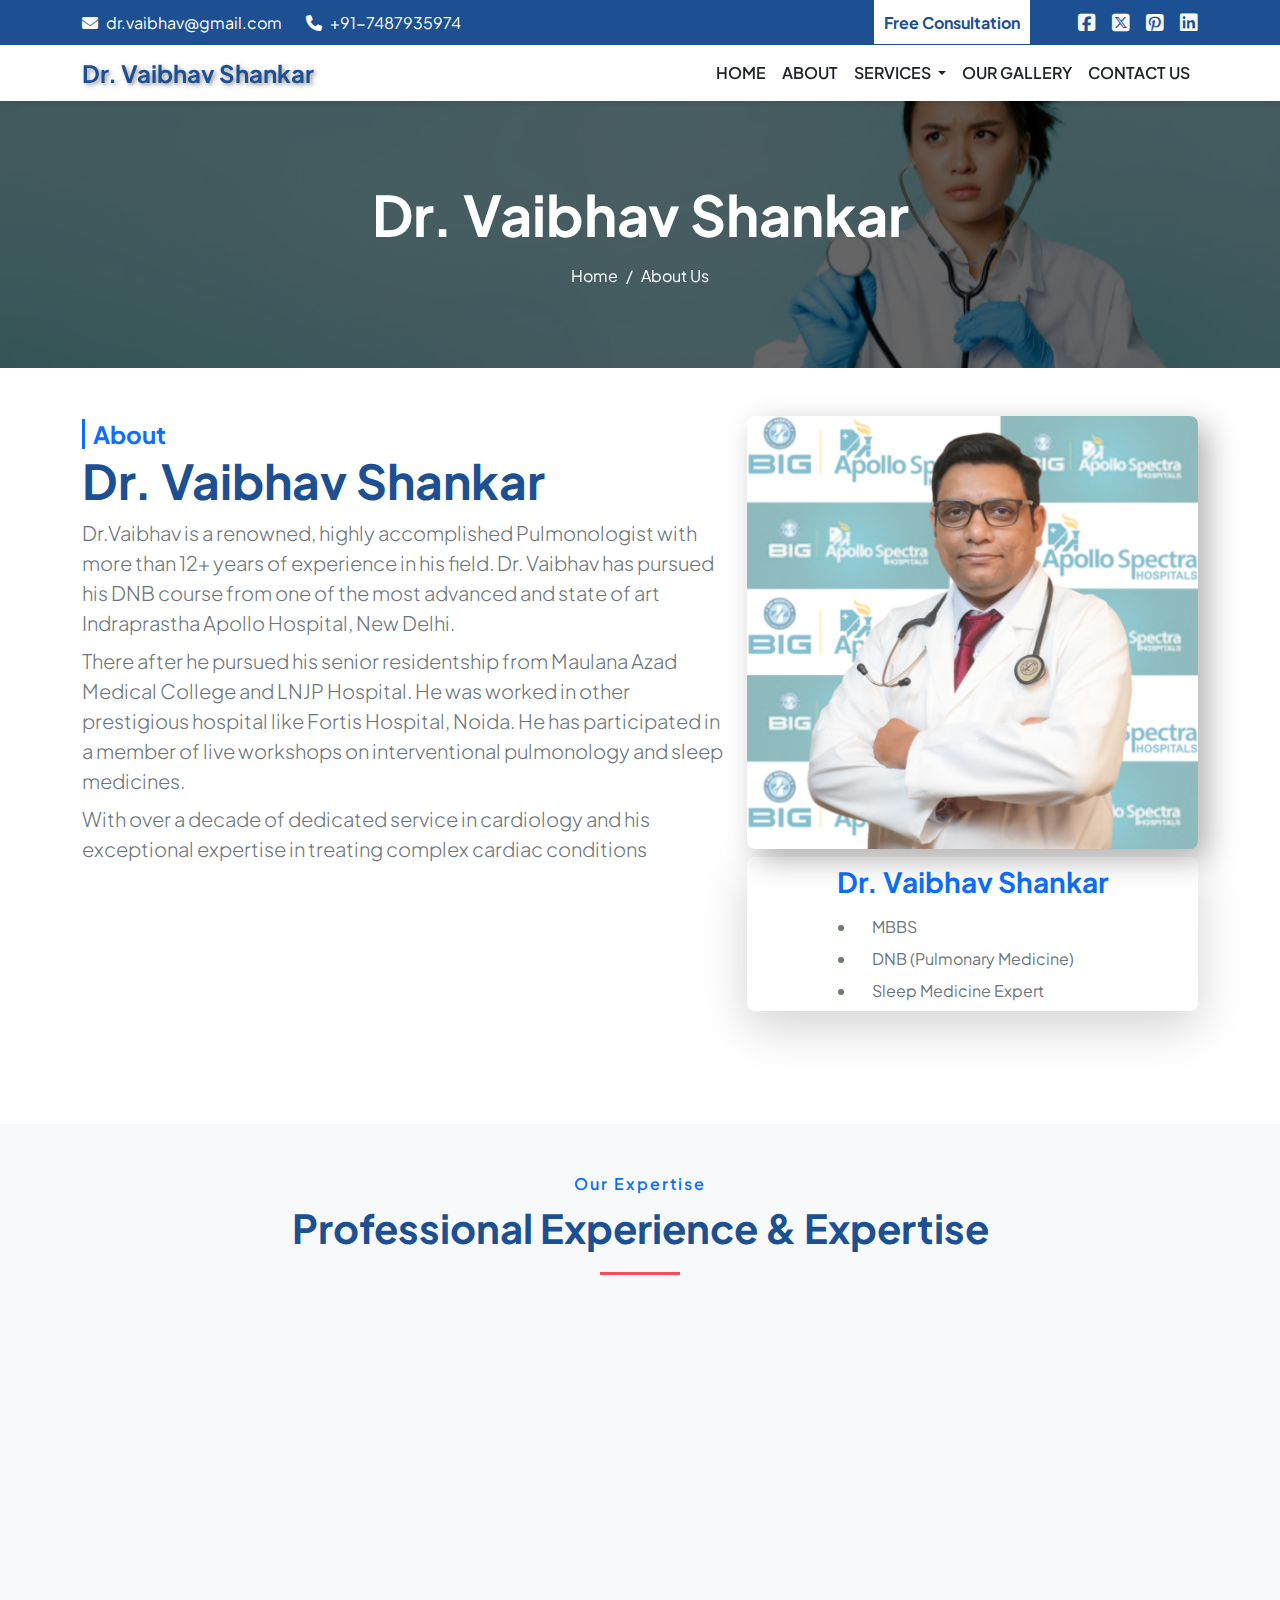
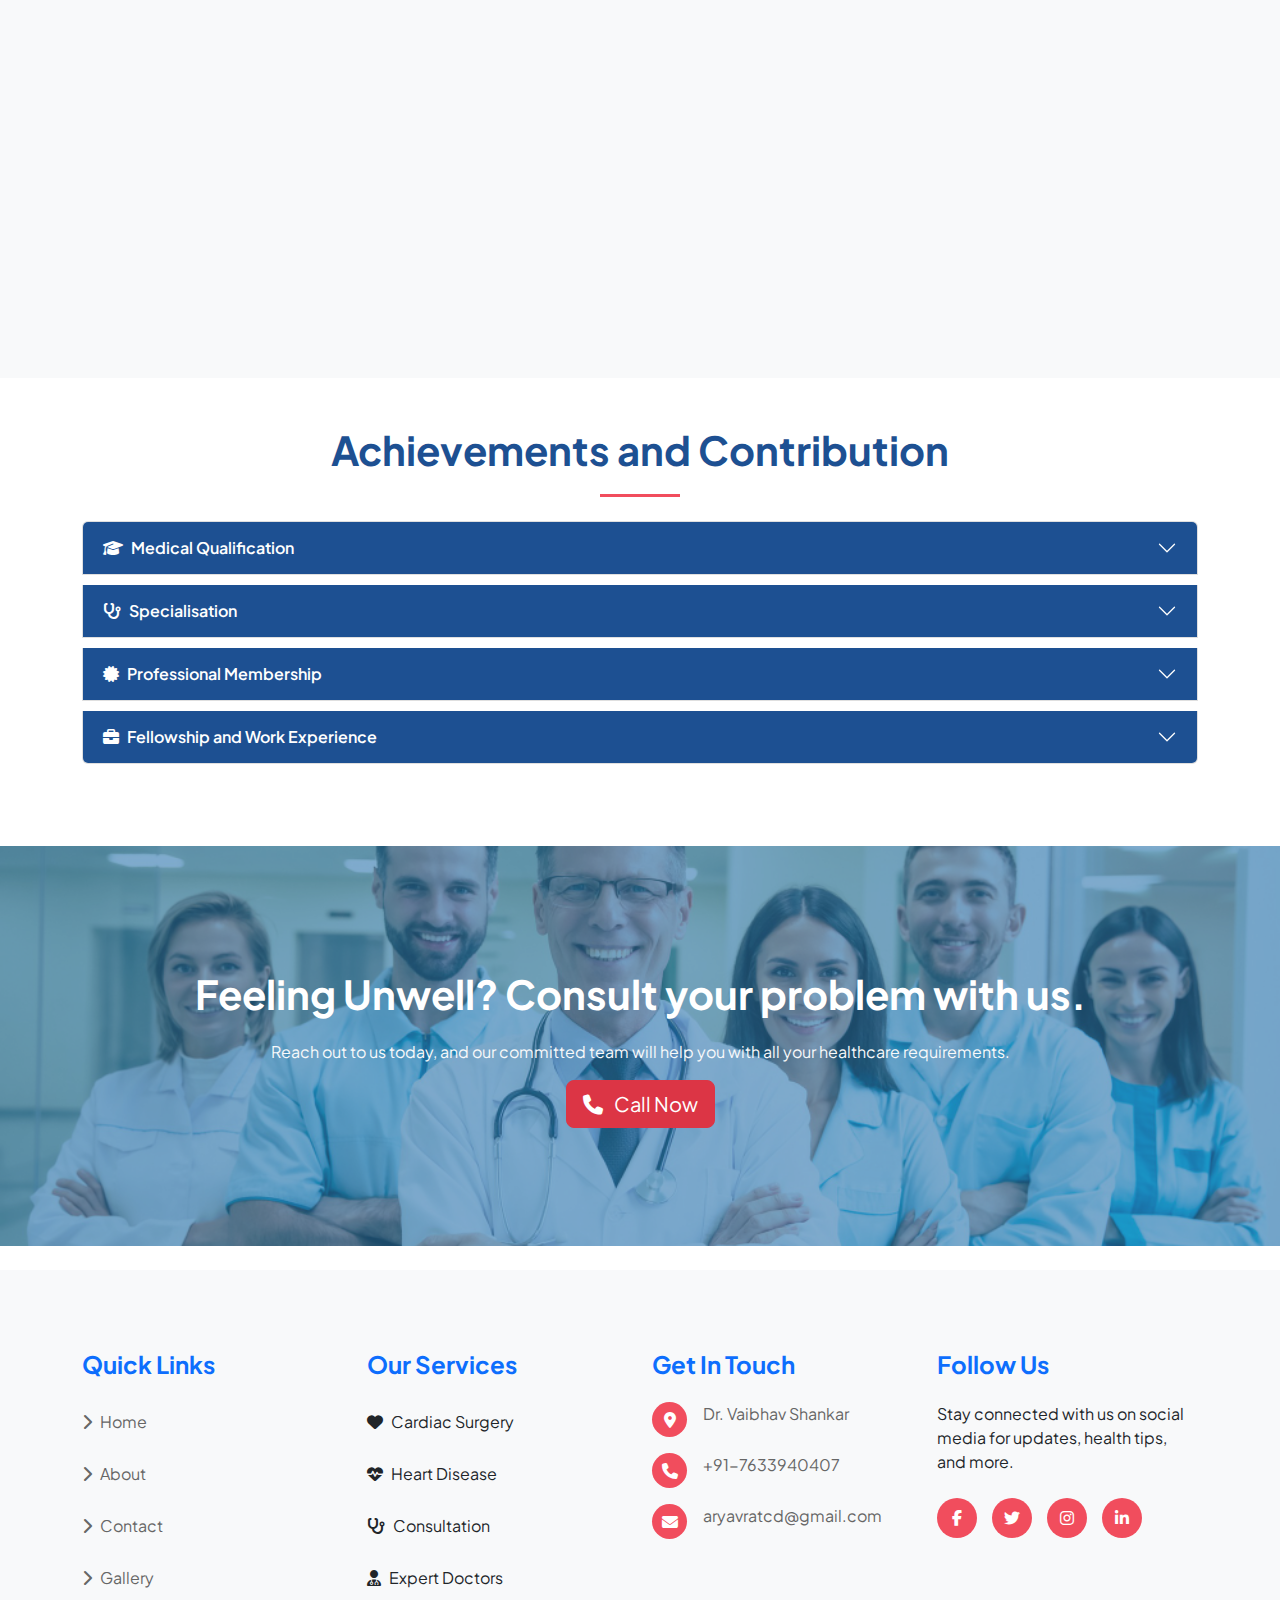
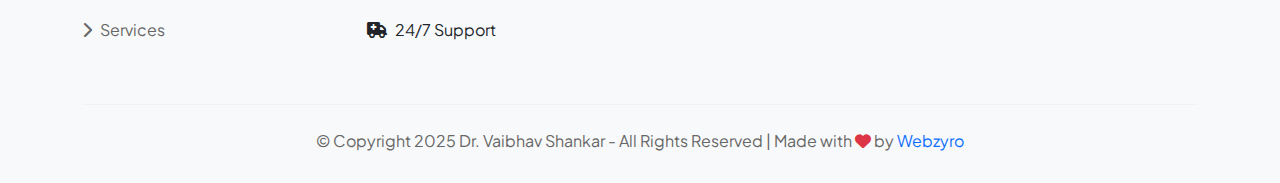
<file: about.html>
<!DOCTYPE html>
<html lang="en">
  <head>
    <meta charset="UTF-8" />
    <meta name="viewport" content="width=device-width, initial-scale=1.0" />
    <!-- bootstrap link -->
    <link
      href="https://cdn.jsdelivr.net/npm/bootstrap@5.3.3/dist/css/bootstrap.min.css"
      rel="stylesheet"
      integrity="sha384-QWTKZyjpPEjISv5WaRU9OFeRpok6YctnYmDr5pNlyT2bRjXh0JMhjY6hW+ALEwIH"
      crossorigin="anonymous"
    />

    <!-- FontAwesome icon link -->
    <link
      rel="stylesheet"
      href="https://cdnjs.cloudflare.com/ajax/libs/font-awesome/6.7.2/css/all.min.css"
      integrity="sha512-Evv84Mr4kqVGRNSgIGL/F/aIDqQb7xQ2vcrdIwxfjThSH8CSR7PBEakCr51Ck+w+/U6swU2Im1vVX0SVk9ABhg=="
      crossorigin="anonymous"
      referrerpolicy="no-referrer"
    />

    <!-- Aos Animation -->
    <link href="https://unpkg.com/aos@2.3.1/dist/aos.css" rel="stylesheet" />

    <!-- Owl Carousel CSS -->
    <link
      rel="stylesheet"
      href="https://cdnjs.cloudflare.com/ajax/libs/OwlCarousel2/2.3.4/assets/owl.carousel.min.css"
    />
    <link
      rel="stylesheet"
      href="https://cdnjs.cloudflare.com/ajax/libs/OwlCarousel2/2.3.4/assets/owl.theme.default.min.css"
    />

    <!-- Link Css -->
    <link rel="stylesheet" href="style.css" />
    <title>Dr. About Page</title>
  </head>
  <body>
    <!-- Header -->
    <header class="d-none d-md-block w-100" id="header">
      <div class="container">
        <div class="row align-items-center justify-content-between">
          <div class="col-md-8">
            <div class="d-flex flex-wrap gap-4">
              <div class="d-flex align-items-center gap-2">
                <i class="fas fa-envelope text-white"></i>
                <a
                  href="mailto:aryavratcd@gmail.com"
                  class="text-white text-decoration-none"
                  >dr.vaibhav@gmail.com</a
                >
              </div>
              <div class="d-flex align-items-center gap-2">
                <i class="fas fa-phone text-white"></i>
                <a
                  href="tel:+91-7487935974"
                  class="text-white text-decoration-none"
                  >+91-7487935974</a
                >
              </div>
            </div>
          </div>
          <div
            class="col-md-4 d-flex align-items-center gap-5 justify-content-end"
          >
            <a href="/contact.html" id="free-btn">Free Consultation</a>
            <div class="d-flex flex-colmun align-items-center gap-3">
              <i class="fa-brands fa-square-facebook text-light fs-5"></i>
              <i class="fa-brands fa-square-x-twitter text-light fs-5"></i>
              <i class="fa-brands fa-square-pinterest text-light fs-5"></i>
              <i class="fa-brands fa-linkedin text-light fs-5"></i>
            </div>
          </div>
        </div>
      </div>
    </header>

    <!-- Navbar -->
    <nav
      class="navbar navbar-expand-lg navbar-light bg-white shadow-sm sticky-top"
    >
      <div class="container d-flex align-items-center justify-content-between">
        <a class="navbar-brand" href="/">
          <!-- <img src="./Img/ca-logo.png" alt="Logo" /> -->
          <h2 class="fs-4 fw-bold logo">Dr. Vaibhav Shankar</h2>
        </a>
        <button
          class="navbar-toggler"
          type="button"
          data-bs-toggle="collapse"
          data-bs-target="#navbarNav"
        >
          <span class="navbar-toggler-icon"></span>
        </button>
        <div class="collapse navbar-collapse" id="navbarNav">
          <ul class="navbar-nav ms-auto">
            <li class="nav-item">
              <a class="nav-link text-dark text-uppercase fw-semibold" href="/"
                >Home</a
              >
            </li>
            <li class="nav-item">
              <a
                class="nav-link text-dark text-uppercase fw-semibold"
                href="/about.html"
                >About</a
              >
            </li>
            <li class="nav-item dropdown">
              <a
                class="nav-link dropdown-toggle text-dark text-uppercase fw-semibold"
                href="#"
                role="button"
                data-bs-toggle="dropdown"
                aria-expanded="false"
              >
                Services
              </a>
              <ul class="dropdown-menu">
                <li><a class="dropdown-item" href="#">Action</a></li>
                <li><a class="dropdown-item" href="#">Another action</a></li>
                <li>
                  <a class="dropdown-item" href="#">Something else here</a>
                </li>
              </ul>
            </li>
            <li class="nav-item">
              <a
                class="nav-link text-dark text-uppercase fw-semibold"
                href="/gallery.html"
                >Our Gallery</a
              >
            </li>
            <li class="nav-item">
              <a
                class="nav-link text-dark text-uppercase fw-semibold"
                href="/contact.html"
                >Contact Us</a
              >
            </li>
          </ul>
        </div>
      </div>
    </nav>

    <!-- Breadcrumb Section -->
    <section class="breadcrumb-section">
      <div class="breadcrumb-overlay"></div>
      <div class="container">
        <div class="row">
          <div class="col-12 text-center">
            <h2 data-aos="fade-down" class="text-white display-4 fw-bold mb-3">
              Dr. Vaibhav Shankar
            </h2>
            <nav aria-label="breadcrumb">
              <ol data-aos="fade-up" class="breadcrumb justify-content-center">
                <li class="breadcrumb-item">
                  <a href="/" class="text-white text-decoration-none">Home</a>
                </li>
                <li
                  class="breadcrumb-item active text-white"
                  aria-current="page"
                >
                  About Us
                </li>
              </ol>
            </nav>
          </div>
        </div>
      </div>
    </section>

    <!-- Main Section -->
    <main>
      <!-- About Section -->
      <section class="my-5">
        <div class="container">
          <div class="row g-4">
            <div class="col-md-7 order-2 order-md-1">
              <span
                class="fw-bold fs-4 text-primary border-start border-3 border-primary ps-2"
                >About</span
              >
              <h2 class="display-5 fw-bold">Dr. Vaibhav Shankar</h2>
              <p class="text-secondary my-2 lead">
                Dr.Vaibhav is a renowned, highly accomplished Pulmonologist with
                more than 12+ years of experience in his field. Dr. Vaibhav has
                pursued his DNB course from one of the most advanced and state
                of art Indraprastha Apollo Hospital, New Delhi.
              </p>
              <p class="text-secondary lead">
                There after he pursued his senior residentship from Maulana Azad
                Medical College and LNJP Hospital. He was worked in other
                prestigious hospital like Fortis Hospital, Noida. He has
                participated in a member of live workshops on interventional
                pulmonology and sleep medicines.
              </p>
              <p class="text-secondary my-2 lead">
                With over a decade of dedicated service in cardiology and his
                exceptional expertise in treating complex cardiac conditions
              </p>
              <div class="row g-4 my-3">
                <div class="col-md-6">
                  <div
                    data-aos="fade-up"
                    class="about-card about-card1 d-flex flex-column align-items-center gap-3"
                  >
                    <i class="fa-solid fa-star display-3"></i>
                    <p class="fw-bold fs-4">12 Years Experience</p>
                  </div>
                </div>
                <div class="col-md-6">
                  <div
                    data-aos="fade-down"
                    class="about-card about-card2 d-flex flex-column align-items-center gap-3"
                  >
                    <i class="fa-solid fa-award display-3"></i>
                    <p class="fw-bold fs-4">Award Winning</p>
                  </div>
                </div>
              </div>
            </div>
            <div class="col-md-5 order-1 order-md-2">
              <img
                data-aos="fade-left"
                src="/image/DR.VAIBHAV6.png"
                alt="doctor_img"
                class="img-fluid rounded-3 img-shadow"
              />
              <div
                class="d-flex flex-column gap-3 align-items-center bg-white p-2 rounded-3 shadow-lg mt-2"
              >
                <h2 class="fs-3 fw-bold text-primary">Dr. Vaibhav Shankar</h2>

                <ul class="d-flex flex-column gap-2">
                  <li class="text-secondary px-3">MBBS</li>
                  <li class="text-secondary px-3">DNB (Pulmonary Medicine)</li>
                  <li class="text-secondary px-3">Sleep Medicine Expert</li>
                </ul>
              </div>
            </div>
          </div>
        </div>
      </section>

      <!-- Content Section -->
      <section class="experience-section py-5 bg-light">
        <div class="container">
          <div class="section-header text-center mb-5">
            <span class="subtitle text-primary fw-semibold mb-2 d-block"
              >Our Expertise</span
            >
            <h2 class="display-6 fw-bold position-relative">
              Professional Experience & Expertise
              <span class="header-line"></span>
            </h2>
          </div>

          <div class="row g-4">
            <div class="col-lg-6">
              <div
                class="experience-card p-4 bg-white rounded-3 shadow-sm h-100"
                data-aos="fade-right"
              >
                <div class="card-icon mb-4">
                  <i class="fas fa-user-md text-primary display-5"></i>
                </div>
                <h3 class="h4 mb-3 text-dark">Expert Pulmonologist</h3>
                <p class="text-secondary fw-light lead">
                  Dr. Vaibhav Shankar has established himself as a leading
                  pulmonologist with expertise in treating complex respiratory
                  conditions. He has completed advanced training in
                  Interventional Pulmonology and Sleep Medicine from prestigious
                  institutions. His specialized focus includes management of
                  critical respiratory conditions, bronchoscopy procedures, and
                  sleep disorders.
                </p>
                <ul class="list-unstyled mt-4">
                  <li class="mb-2">
                    <i class="fas fa-check-circle text-primary me-2"></i>
                    Advanced Bronchoscopy Procedures
                  </li>
                  <li class="mb-2">
                    <i class="fas fa-check-circle text-primary me-2"></i> Sleep
                    Medicine Specialist
                  </li>
                  <li class="mb-2">
                    <i class="fas fa-check-circle text-primary me-2"></i>
                    Critical Respiratory Care
                  </li>
                </ul>
              </div>
            </div>

            <div class="col-lg-6">
              <div
                class="experience-card p-4 bg-white rounded-3 shadow-sm h-100"
                data-aos="fade-left"
              >
                <div class="card-icon mb-4">
                  <i class="fas fa-stethoscope text-primary display-5"></i>
                </div>
                <h3 class="h4 mb-3 text-dark">Comprehensive Care</h3>
                <p class="text-secondary fw-light lead">
                  With over 12 years of dedicated experience, Dr. Shankar has
                  comprehensive expertise in managing both acute and chronic
                  respiratory conditions. His approach combines the latest
                  medical technologies with personalized patient care.
                </p>
                <div class="expertise-stats mt-4">
                  <div class="row g-3">
                    <div class="col-6">
                      <div class="stat-item text-center p-3 border rounded">
                        <h4 class="h2 text-primary mb-0">12+</h4>
                        <p class="mb-0">Years Experience</p>
                      </div>
                    </div>
                    <div class="col-6">
                      <div class="stat-item text-center p-3 border rounded">
                        <h4 class="h2 text-primary mb-0">1000+</h4>
                        <p class="mb-0">Patients Treated</p>
                      </div>
                    </div>
                  </div>
                </div>
              </div>
            </div>
          </div>
        </div>
      </section>
      <!-- Achievements Section -->
      <section class="py-5">
        <div class="container">
          <h2 class="display-6 fw-bold mb-4 text-center">
            Achievements and Contribution
            <span class="header-line"></span>
          </h2>

          <div class="accordion" id="achievementsAccordion">
            <!-- Medical Qualification -->
            <div class="accordion-item">
              <h2 class="accordion-header">
                <button
                  class="accordion-button collapsed"
                  type="button"
                  data-bs-toggle="collapse"
                  data-bs-target="#qualificationCollapse"
                >
                  <i class="fas fa-graduation-cap me-2"></i> Medical
                  Qualification
                </button>
              </h2>
              <div
                id="qualificationCollapse"
                class="accordion-collapse collapse"
                data-bs-parent="#achievementsAccordion"
              >
                <div class="accordion-body">
                  <ul class="list-unstyled">
                    <li class="mb-3">MBBS</li>
                    <li class="mb-3">
                      DNB (Pulmonary Medicine) from Indraprastha Apollo Hospital
                    </li>
                    <li class="mb-3">Sleep Medicine Expert</li>
                  </ul>
                </div>
              </div>
            </div>

            <!-- Specialisation -->
            <div class="accordion-item">
              <h2 class="accordion-header">
                <button
                  class="accordion-button collapsed"
                  type="button"
                  data-bs-toggle="collapse"
                  data-bs-target="#specialisationCollapse"
                >
                  <i class="fas fa-stethoscope me-2"></i> Specialisation
                </button>
              </h2>
              <div
                id="specialisationCollapse"
                class="accordion-collapse collapse"
                data-bs-parent="#achievementsAccordion"
              >
                <div class="accordion-body">
                  <ul class="list-unstyled">
                    <li class="mb-3">Allergy</li>
                    <li class="mb-3">ILD</li>
                    <li class="mb-3">COPD</li>
                    <li class="mb-3">Asthma</li>
                    <li class="mb-3">Pleural Effusion</li>
                    <li class="mb-3">OSAC Sleep Snoring</li>
                  </ul>
                </div>
              </div>
            </div>

            <!-- Professional Membership -->
            <div class="accordion-item">
              <h2 class="accordion-header">
                <button
                  class="accordion-button collapsed"
                  type="button"
                  data-bs-toggle="collapse"
                  data-bs-target="#membershipCollapse"
                >
                  <i class="fas fa-certificate me-2"></i> Professional
                  Membership
                </button>
              </h2>
              <div
                id="membershipCollapse"
                class="accordion-collapse collapse"
                data-bs-parent="#achievementsAccordion"
              >
                <div class="accordion-body">
                  <ul class="list-unstyled">
                    <li class="mb-3">
                      FRCS Trauma & Orth, England - Intercollegiate, Royal
                      College of Surgeons of England (2018)
                    </li>
                    <li class="mb-3">
                      FEBOT Trauma & Orth, Germany - Fellowship of European
                      Board of Trauma & Orthpaedics, Berlin, Germany (2018)
                    </li>
                    <li class="mb-3">
                      MCh Trauma & Orth, UK - Edgehill University, Lancashire,
                      UK (2016)
                    </li>
                    <li class="mb-3">
                      MRCS, Glasgow - Intercollegiate, Royal college of
                      Physician and Surgeons of Glasgow, UK (2013)
                    </li>
                    <li class="mb-3">
                      DNB Orthopaedics, India - Govt of India (2010)
                    </li>
                    <li class="mb-3">
                      MS Orthopaedics, Mumbai - Lokmanya Tilak Municipal Medical
                      College, Sion, Mumbai (2009)
                    </li>
                    <li>
                      MBBS PMCH, Patna - Patna Medical College & Hospital, Patna
                      (1999)
                    </li>
                  </ul>
                </div>
              </div>
            </div>

            <!-- Fellowship and Work Experience -->
            <div class="accordion-item">
              <h2 class="accordion-header">
                <button
                  class="accordion-button collapsed"
                  type="button"
                  data-bs-toggle="collapse"
                  data-bs-target="#experienceCollapse"
                >
                  <i class="fas fa-briefcase me-2"></i> Fellowship and Work
                  Experience
                </button>
              </h2>
              <div
                id="experienceCollapse"
                class="accordion-collapse collapse"
                data-bs-parent="#achievementsAccordion"
              >
                <div class="accordion-body">
                  <ul class="list-unstyled">
                    <li class="mb-3">
                      FRCS Trauma & Orth, England - Intercollegiate, Royal
                      College of Surgeons of England (2018)
                    </li>
                    <li class="mb-3">
                      FEBOT Trauma & Orth, Germany - Fellowship of European
                      Board of Trauma & Orthpaedics, Berlin, Germany (2018)
                    </li>
                    <li class="mb-3">
                      MCh Trauma & Orth, UK - Edgehill University, Lancashire,
                      UK (2016)
                    </li>
                    <li class="mb-3">
                      MRCS, Glasgow - Intercollegiate, Royal college of
                      Physician and Surgeons of Glasgow, UK (2013)
                    </li>
                    <li class="mb-3">
                      DNB Orthopaedics, India - Govt of India (2010)
                    </li>
                    <li class="mb-3">
                      MS Orthopaedics, Mumbai - Lokmanya Tilak Municipal Medical
                      College, Sion, Mumbai (2009)
                    </li>
                    <li>
                      MBBS PMCH, Patna - Patna Medical College & Hospital, Patna
                      (1999)
                    </li>
                  </ul>
                </div>
              </div>
            </div>
          </div>
        </div>
      </section>

      <!-- CTA Section -->
      <section
        class="my-4 cta-section d-flex align-items-center justify-content-center"
      >
        <div
          class="container d-flex flex-column align-items-center justify-content-center gap-3"
        >
          <p class="fs-1 text-white fw-bold">
            Feeling Unwell? Consult your problem with us.
          </p>
          <p class="text-light">
            Reach out to us today, and our committed team will help you with all
            your healthcare requirements.
          </p>
          <a href="#">
            <button class="btn btn-danger btn-lg">
              <i class="fa-solid fa-phone pe-2"></i> Call Now
            </button>
          </a>
        </div>
      </section>
    </main>

    <!-- Footer -->
    <footer class="footer-section">
      <div class="container">
        <div class="row gy-4">
          <div class="col-lg-3">
            <div class="footer-widget">
              <h2 class="h4 mb-4 text-primary fw-bold">Quick Links</h2>
              <ul class="list-unstyled footer-links">
                <li>
                  <a href="/"><i class="fas fa-chevron-right me-2"></i>Home</a>
                </li>
                <li>
                  <a href="about.html"
                    ><i class="fas fa-chevron-right me-2"></i>About</a
                  >
                </li>
                <li>
                  <a href="contact.html"
                    ><i class="fas fa-chevron-right me-2"></i>Contact</a
                  >
                </li>
                <li>
                  <a href="gallery.html"
                    ><i class="fas fa-chevron-right me-2"></i>Gallery</a
                  >
                </li>
                <li>
                  <a href="services.html"
                    ><i class="fas fa-chevron-right me-2"></i>Services</a
                  >
                </li>
              </ul>
            </div>
          </div>
          <div class="col-lg-3">
            <div class="footer-widget">
              <h2 class="h4 mb-4 text-primary fw-bold">Our Services</h2>
              <ul class="list-unstyled footer-links">
                <li><i class="fas fa-heart me-2"></i>Cardiac Surgery</li>
                <li><i class="fas fa-heartbeat me-2"></i>Heart Disease</li>
                <li><i class="fas fa-stethoscope me-2"></i>Consultation</li>
                <li><i class="fas fa-user-md me-2"></i>Expert Doctors</li>
                <li><i class="fas fa-ambulance me-2"></i>24/7 Support</li>
              </ul>
            </div>
          </div>
          <div class="col-lg-3">
            <div class="footer-widget">
              <h2 class="h4 mb-4 text-primary fw-bold">Get In Touch</h2>
              <div class="contact-info">
                <div class="d-flex align-items-start gap-3 mb-3">
                  <div class="contact-icon">
                    <i class="fas fa-location-dot"></i>
                  </div>
                  <p class="mb-0">Dr. Vaibhav Shankar</p>
                </div>
                <div class="d-flex align-items-start gap-3 mb-3">
                  <div class="contact-icon">
                    <i class="fas fa-phone"></i>
                  </div>
                  <p class="mb-0">
                    <a href="tel:+91-7633940407">+91-7633940407</a>
                  </p>
                </div>
                <div class="d-flex align-items-start gap-3">
                  <div class="contact-icon">
                    <i class="fas fa-envelope"></i>
                  </div>
                  <p class="mb-0">
                    <a href="mailto:aryavratcd@gmail.com"
                      >aryavratcd@gmail.com</a
                    >
                  </p>
                </div>
              </div>
            </div>
          </div>
          <div class="col-lg-3">
            <div class="footer-widget">
              <h2 class="h4 mb-4 text-primary fw-bold">Follow Us</h2>
              <p class="mb-4">
                Stay connected with us on social media for updates, health tips,
                and more.
              </p>
              <div class="social-links">
                <a href="#" class="social-icon"
                  ><i class="fab fa-facebook-f"></i
                ></a>
                <a href="#" class="social-icon"
                  ><i class="fab fa-twitter"></i
                ></a>
                <a href="#" class="social-icon"
                  ><i class="fab fa-instagram"></i
                ></a>
                <a href="#" class="social-icon"
                  ><i class="fab fa-linkedin-in"></i
                ></a>
              </div>
            </div>
          </div>
        </div>
        <hr class="footer-divider my-4" />
        <div class="footer-bottom text-center">
          <p class="mb-0">
            &copy; Copyright 2025 Dr. Vaibhav Shankar - All Rights Reserved |
            Made with
            <i class="fas fa-heart text-danger"></i> by
            <a
              href="https://www.webzyro.com/"
              target="_blank"
              class="text-primary text-decoration-none"
            >
              Webzyro
            </a>
          </p>
        </div>
      </div>
    </footer>

    <!-- bootstrap -->
    <script
      src="https://cdn.jsdelivr.net/npm/bootstrap@5.3.3/dist/js/bootstrap.bundle.min.js"
      integrity="sha384-YvpcrYf0tY3lHB60NNkmXc5s9fDVZLESaAA55NDzOxhy9GkcIdslK1eN7N6jIeHz"
      crossorigin="anonymous"
    ></script>
    <!-- Elfsight Google Reviews | Untitled Google Reviews -->
    <script
      src="https://static.elfsight.com/platform/platform.js"
      async
    ></script>
    <!-- Aos Animation -->
    <script src="https://unpkg.com/aos@2.3.1/dist/aos.js"></script>
    <script>
      AOS.init({
        duration: 1000,
        easing: "ease-in-out",
      });
    </script>

    <!-- Owl Carousel -->
    <!-- jQuery -->
    <script src="https://code.jquery.com/jquery-3.6.0.min.js"></script>
    <!-- Owl Carousel JS -->
    <script src="https://cdnjs.cloudflare.com/ajax/libs/OwlCarousel2/2.3.4/owl.carousel.min.js"></script>
    <script src="/index.js"></script>
  </body>
</html>
</file>
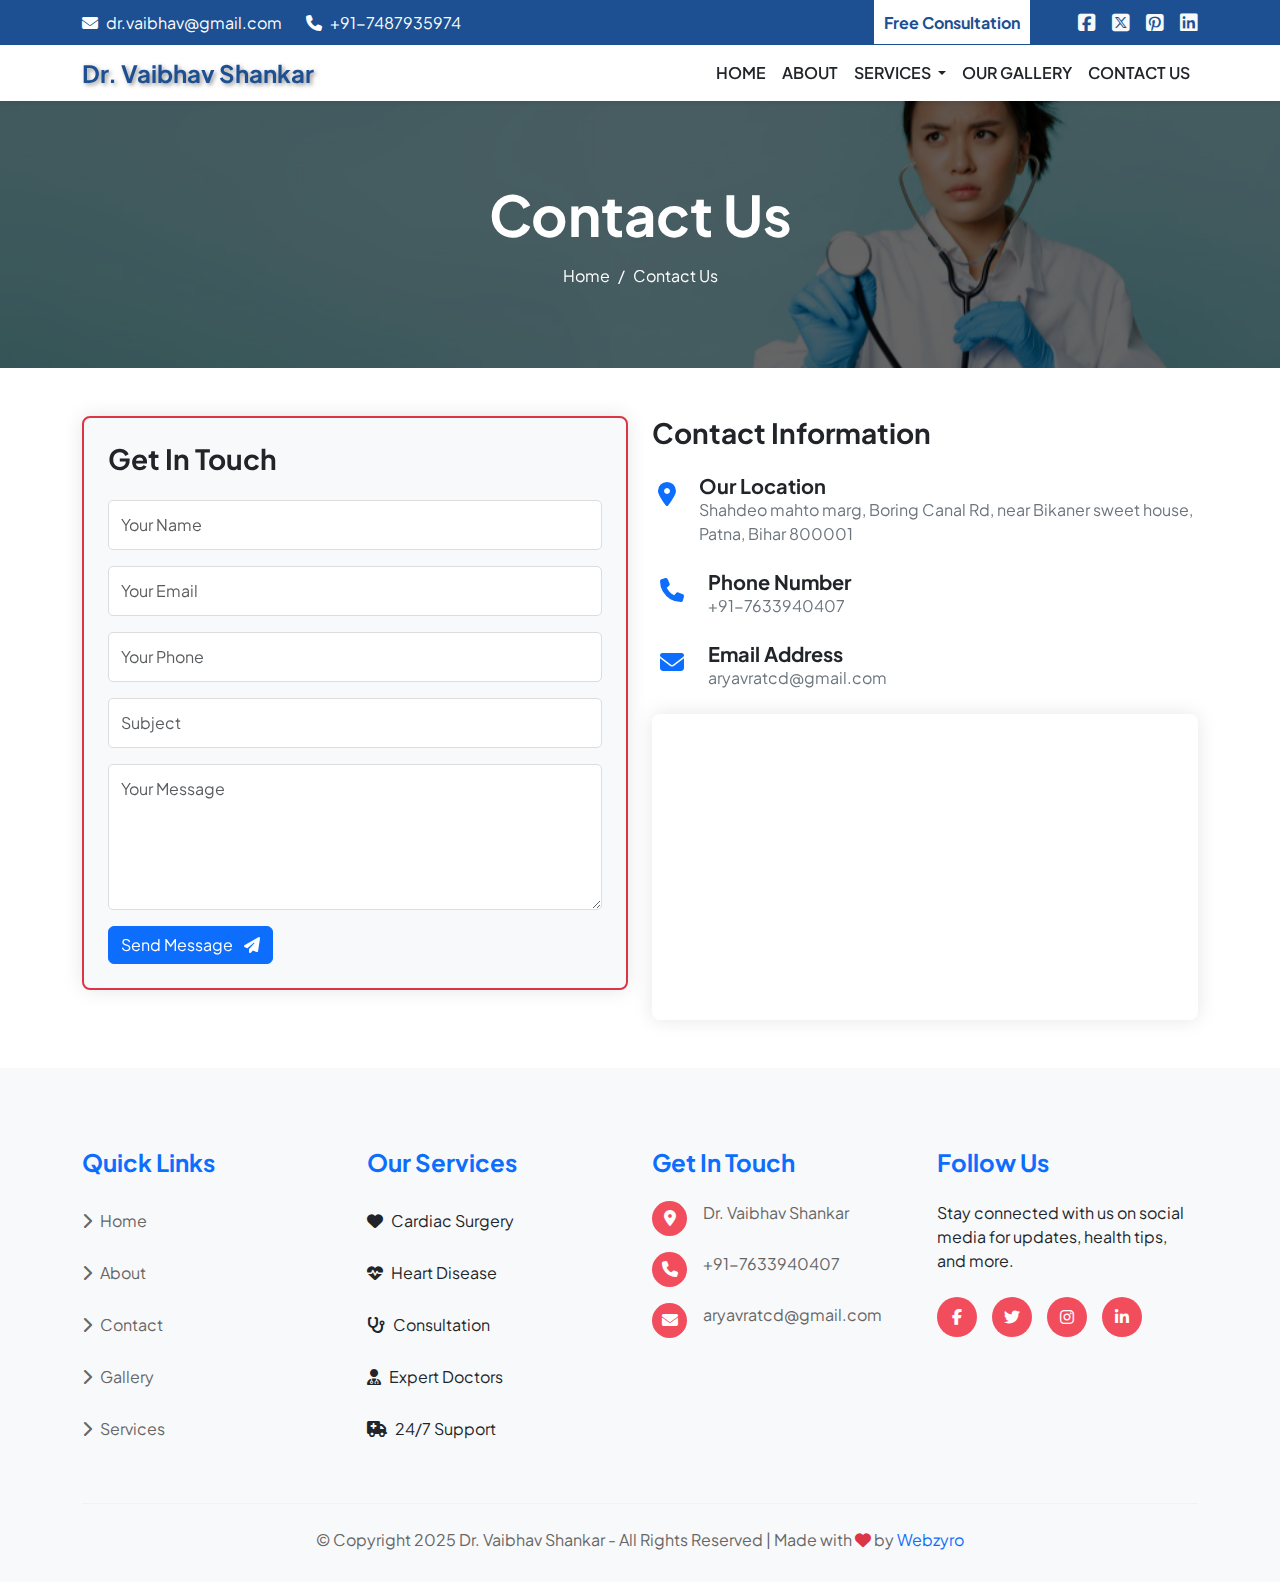
<file: contact.html>
<!DOCTYPE html>
<html lang="en">
  <head>
    <meta charset="UTF-8" />
    <meta name="viewport" content="width=device-width, initial-scale=1.0" />
    <!-- bootstrap link -->
    <link
      href="https://cdn.jsdelivr.net/npm/bootstrap@5.3.3/dist/css/bootstrap.min.css"
      rel="stylesheet"
      integrity="sha384-QWTKZyjpPEjISv5WaRU9OFeRpok6YctnYmDr5pNlyT2bRjXh0JMhjY6hW+ALEwIH"
      crossorigin="anonymous"
    />

    <!-- FontAwesome icon link -->
    <link
      rel="stylesheet"
      href="https://cdnjs.cloudflare.com/ajax/libs/font-awesome/6.7.2/css/all.min.css"
      integrity="sha512-Evv84Mr4kqVGRNSgIGL/F/aIDqQb7xQ2vcrdIwxfjThSH8CSR7PBEakCr51Ck+w+/U6swU2Im1vVX0SVk9ABhg=="
      crossorigin="anonymous"
      referrerpolicy="no-referrer"
    />

    <!-- Aos Animation -->
    <link href="https://unpkg.com/aos@2.3.1/dist/aos.css" rel="stylesheet" />

    <!-- Owl Carousel CSS -->
    <link
      rel="stylesheet"
      href="https://cdnjs.cloudflare.com/ajax/libs/OwlCarousel2/2.3.4/assets/owl.carousel.min.css"
    />
    <link
      rel="stylesheet"
      href="https://cdnjs.cloudflare.com/ajax/libs/OwlCarousel2/2.3.4/assets/owl.theme.default.min.css"
    />

    <!-- Link Css -->
    <link rel="stylesheet" href="style.css" />
    <title>Dr. About Page</title>
  </head>
  <body>
    <!-- Header -->
    <header class="d-none d-md-block w-100" id="header">
      <div class="container">
        <div class="row align-items-center justify-content-between">
          <div class="col-md-8">
            <div class="d-flex flex-wrap gap-4">
              <div class="d-flex align-items-center gap-2">
                <i class="fas fa-envelope text-white"></i>
                <a
                  href="mailto:aryavratcd@gmail.com"
                  class="text-white text-decoration-none"
                  >dr.vaibhav@gmail.com</a
                >
              </div>
              <div class="d-flex align-items-center gap-2">
                <i class="fas fa-phone text-white"></i>
                <a
                  href="tel:+91-7487935974"
                  class="text-white text-decoration-none"
                  >+91-7487935974</a
                >
              </div>
            </div>
          </div>
          <div
            class="col-md-4 d-flex align-items-center gap-5 justify-content-end"
          >
            <a href="/contact.html" id="free-btn">Free Consultation</a>
            <div class="d-flex flex-colmun align-items-center gap-3">
              <i class="fa-brands fa-square-facebook text-light fs-5"></i>
              <i class="fa-brands fa-square-x-twitter text-light fs-5"></i>
              <i class="fa-brands fa-square-pinterest text-light fs-5"></i>
              <i class="fa-brands fa-linkedin text-light fs-5"></i>
            </div>
          </div>
        </div>
      </div>
    </header>

    <!-- Navbar -->
    <nav
      class="navbar navbar-expand-lg navbar-light bg-white shadow-sm sticky-top"
    >
      <div class="container d-flex align-items-center justify-content-between">
        <a class="navbar-brand" href="/">
          <!-- <img src="./Img/ca-logo.png" alt="Logo" /> -->
          <h2 class="fs-4 fw-bold logo">Dr. Vaibhav Shankar</h2>
        </a>
        <button
          class="navbar-toggler"
          type="button"
          data-bs-toggle="collapse"
          data-bs-target="#navbarNav"
        >
          <span class="navbar-toggler-icon"></span>
        </button>
        <div class="collapse navbar-collapse" id="navbarNav">
          <ul class="navbar-nav ms-auto">
            <li class="nav-item">
              <a class="nav-link text-dark text-uppercase fw-semibold" href="/"
                >Home</a
              >
            </li>
            <li class="nav-item">
              <a
                class="nav-link text-dark text-uppercase fw-semibold"
                href="/about.html"
                >About</a
              >
            </li>
            <li class="nav-item dropdown">
              <a
                class="nav-link dropdown-toggle text-dark text-uppercase fw-semibold"
                href="#"
                role="button"
                data-bs-toggle="dropdown"
                aria-expanded="false"
              >
                Services
              </a>
              <ul class="dropdown-menu">
                <li><a class="dropdown-item" href="#">Action</a></li>
                <li><a class="dropdown-item" href="#">Another action</a></li>
                <li>
                  <a class="dropdown-item" href="#">Something else here</a>
                </li>
              </ul>
            </li>
            <li class="nav-item">
              <a
                class="nav-link text-dark text-uppercase fw-semibold"
                href="/gallery.html"
                >Our Gallery</a
              >
            </li>
            <li class="nav-item">
              <a
                class="nav-link text-dark text-uppercase fw-semibold"
                href="/contact.html"
                >Contact Us</a
              >
            </li>
          </ul>
        </div>
      </div>
    </nav>

    <!-- Breadcrumb Section -->
    <section class="breadcrumb-section">
      <div class="breadcrumb-overlay"></div>
      <div class="container">
        <div class="row">
          <div class="col-12 text-center">
            <h2 data-aos="fade-down" class="text-white display-4 fw-bold mb-3">
              Contact Us
            </h2>
            <nav aria-label="breadcrumb">
              <ol data-aos="fade-up" class="breadcrumb justify-content-center">
                <li class="breadcrumb-item">
                  <a href="/" class="text-white text-decoration-none">Home</a>
                </li>
                <li
                  class="breadcrumb-item active text-white"
                  aria-current="page"
                >
                  Contact Us
                </li>
              </ol>
            </nav>
          </div>
        </div>
      </div>
    </section>

    <!-- Main Section -->
    <main>
      <!-- Contact Section -->
      <section class="py-5">
        <div class="container">
          <div class="row g-4">
            <!-- Contact Form -->
            <div class="col-lg-6">
              <div
                data-aos="flip-up"
                class="contact-form p-4 bg-light rounded-3 border border-2 border-danger"
              >
                <h3 class="mb-4 fw-bold">Get In Touch</h3>
                <form id="contactForm">
                  <div class="mb-3">
                    <input
                      type="text"
                      class="form-control"
                      placeholder="Your Name"
                      required
                    />
                  </div>
                  <div class="mb-3">
                    <input
                      type="email"
                      class="form-control"
                      placeholder="Your Email"
                      required
                    />
                  </div>
                  <div class="mb-3">
                    <input
                      type="tel"
                      class="form-control"
                      placeholder="Your Phone"
                      required
                    />
                  </div>
                  <div class="mb-3">
                    <input
                      type="text"
                      class="form-control"
                      placeholder="Subject"
                      required
                    />
                  </div>
                  <div class="mb-3">
                    <textarea
                      class="form-control"
                      rows="5"
                      placeholder="Your Message"
                      required
                    ></textarea>
                  </div>
                  <button type="submit" class="btn btn-primary">
                    Send Message <i class="fas fa-paper-plane ms-2"></i>
                  </button>
                </form>
              </div>
            </div>

            <!-- Contact Info & Map -->
            <div class="col-lg-6">
              <div data-aos="flip-down" class="contact-info mb-4">
                <h3 class="mb-4 fw-bold">Contact Information</h3>
                <div class="d-flex align-items-start gap-3 mb-4">
                  <div class="contact-icon">
                    <i class="fas fa-location-dot fs-4 text-primary"></i>
                  </div>
                  <div>
                    <h5 class="fw-bold">Our Location</h5>
                    <p class="text-secondary mb-0">
                      Shahdeo mahto marg, Boring Canal Rd, near Bikaner sweet
                      house, Patna, Bihar 800001
                    </p>
                  </div>
                </div>
                <div class="d-flex align-items-start gap-3 mb-4">
                  <div class="contact-icon">
                    <i class="fas fa-phone fs-4 text-primary"></i>
                  </div>
                  <div>
                    <h5 class="fw-bold">Phone Number</h5>
                    <p class="text-secondary mb-0">
                      <a
                        href="tel:+91-7633940407"
                        class="text-secondary text-decoration-none"
                        >+91-7633940407</a
                      >
                    </p>
                  </div>
                </div>
                <div class="d-flex align-items-start gap-3 mb-4">
                  <div class="contact-icon">
                    <i class="fas fa-envelope fs-4 text-primary"></i>
                  </div>
                  <div>
                    <h5 class="fw-bold">Email Address</h5>
                    <p class="text-secondary mb-0">
                      <a
                        href="mailto:aryavratcd@gmail.com"
                        class="text-secondary text-decoration-none"
                        >aryavratcd@gmail.com</a
                      >
                    </p>
                  </div>
                </div>
              </div>

              <!-- Google Map -->
              <div class="map-container rounded-3 overflow-hidden">
                <iframe
                  src="https://www.google.com/maps/embed?pb=!1m18!1m12!1m3!1d3597.8111373038287!2d85.11500517474101!3d25.611191314809332!2m3!1f0!2f0!3f0!3m2!1i1024!2i768!4f13.1!3m3!1m2!1s0x39ed596976cf1aaf%3A0xa7abb7a587deee62!2sDr%20Vaibhav%20Shankar%20-%20Advance%20chest%20care%20clinic!5e0!3m2!1sen!2sin!4v1740221170069!5m2!1sen!2sin"
                  width="100%"
                  height="300"
                  style="border: 0"
                  allowfullscreen=""
                  loading="lazy"
                  referrerpolicy="no-referrer-when-downgrade"
                >
                </iframe>
              </div>
            </div>
          </div>
        </div>
      </section>
    </main>

    <!-- Footer -->
    <footer class="footer-section">
      <div class="container">
        <div class="row gy-4">
          <div class="col-lg-3">
            <div class="footer-widget">
              <h2 class="h4 mb-4 text-primary fw-bold">Quick Links</h2>
              <ul class="list-unstyled footer-links">
                <li>
                  <a href="/"><i class="fas fa-chevron-right me-2"></i>Home</a>
                </li>
                <li>
                  <a href="about.html"
                    ><i class="fas fa-chevron-right me-2"></i>About</a
                  >
                </li>
                <li>
                  <a href="contact.html"
                    ><i class="fas fa-chevron-right me-2"></i>Contact</a
                  >
                </li>
                <li>
                  <a href="gallery.html"
                    ><i class="fas fa-chevron-right me-2"></i>Gallery</a
                  >
                </li>
                <li>
                  <a href="services.html"
                    ><i class="fas fa-chevron-right me-2"></i>Services</a
                  >
                </li>
              </ul>
            </div>
          </div>
          <div class="col-lg-3">
            <div class="footer-widget">
              <h2 class="h4 mb-4 text-primary fw-bold">Our Services</h2>
              <ul class="list-unstyled footer-links">
                <li><i class="fas fa-heart me-2"></i>Cardiac Surgery</li>
                <li><i class="fas fa-heartbeat me-2"></i>Heart Disease</li>
                <li><i class="fas fa-stethoscope me-2"></i>Consultation</li>
                <li><i class="fas fa-user-md me-2"></i>Expert Doctors</li>
                <li><i class="fas fa-ambulance me-2"></i>24/7 Support</li>
              </ul>
            </div>
          </div>
          <div class="col-lg-3">
            <div class="footer-widget">
              <h2 class="h4 mb-4 text-primary fw-bold">Get In Touch</h2>
              <div class="contact-info">
                <div class="d-flex align-items-start gap-3 mb-3">
                  <div class="contact-icon">
                    <i class="fas fa-location-dot"></i>
                  </div>
                  <p class="mb-0">Dr. Vaibhav Shankar</p>
                </div>
                <div class="d-flex align-items-start gap-3 mb-3">
                  <div class="contact-icon">
                    <i class="fas fa-phone"></i>
                  </div>
                  <p class="mb-0">
                    <a href="tel:+91-7633940407">+91-7633940407</a>
                  </p>
                </div>
                <div class="d-flex align-items-start gap-3">
                  <div class="contact-icon">
                    <i class="fas fa-envelope"></i>
                  </div>
                  <p class="mb-0">
                    <a href="mailto:aryavratcd@gmail.com"
                      >aryavratcd@gmail.com</a
                    >
                  </p>
                </div>
              </div>
            </div>
          </div>
          <div class="col-lg-3">
            <div class="footer-widget">
              <h2 class="h4 mb-4 text-primary fw-bold">Follow Us</h2>
              <p class="mb-4">
                Stay connected with us on social media for updates, health tips,
                and more.
              </p>
              <div class="social-links">
                <a href="#" class="social-icon"
                  ><i class="fab fa-facebook-f"></i
                ></a>
                <a href="#" class="social-icon"
                  ><i class="fab fa-twitter"></i
                ></a>
                <a href="#" class="social-icon"
                  ><i class="fab fa-instagram"></i
                ></a>
                <a href="#" class="social-icon"
                  ><i class="fab fa-linkedin-in"></i
                ></a>
              </div>
            </div>
          </div>
        </div>
        <hr class="footer-divider my-4" />
        <div class="footer-bottom text-center">
          <p class="mb-0">
            &copy; Copyright 2025 Dr. Vaibhav Shankar - All Rights Reserved |
            Made with
            <i class="fas fa-heart text-danger"></i> by
            <a
              href="https://www.webzyro.com/"
              target="_blank"
              class="text-primary text-decoration-none"
            >
              Webzyro
            </a>
          </p>
        </div>
      </div>
    </footer>

    <!-- bootstrap -->
    <script
      src="https://cdn.jsdelivr.net/npm/bootstrap@5.3.3/dist/js/bootstrap.bundle.min.js"
      integrity="sha384-YvpcrYf0tY3lHB60NNkmXc5s9fDVZLESaAA55NDzOxhy9GkcIdslK1eN7N6jIeHz"
      crossorigin="anonymous"
    ></script>
    <!-- Elfsight Google Reviews | Untitled Google Reviews -->
    <script
      src="https://static.elfsight.com/platform/platform.js"
      async
    ></script>

    <!-- Aos Animation -->
    <script src="https://unpkg.com/aos@2.3.1/dist/aos.js"></script>
    <script>
      AOS.init({
        duration: 1000,
        easing: "ease-in-out",
      });
    </script>

    <!-- Owl Carousel -->
    <!-- jQuery -->
    <script src="https://code.jquery.com/jquery-3.6.0.min.js"></script>
    <!-- Owl Carousel JS -->
    <script src="https://cdnjs.cloudflare.com/ajax/libs/OwlCarousel2/2.3.4/owl.carousel.min.js"></script>
    <script src="/index.js"></script>
  </body>
</html>
</file>
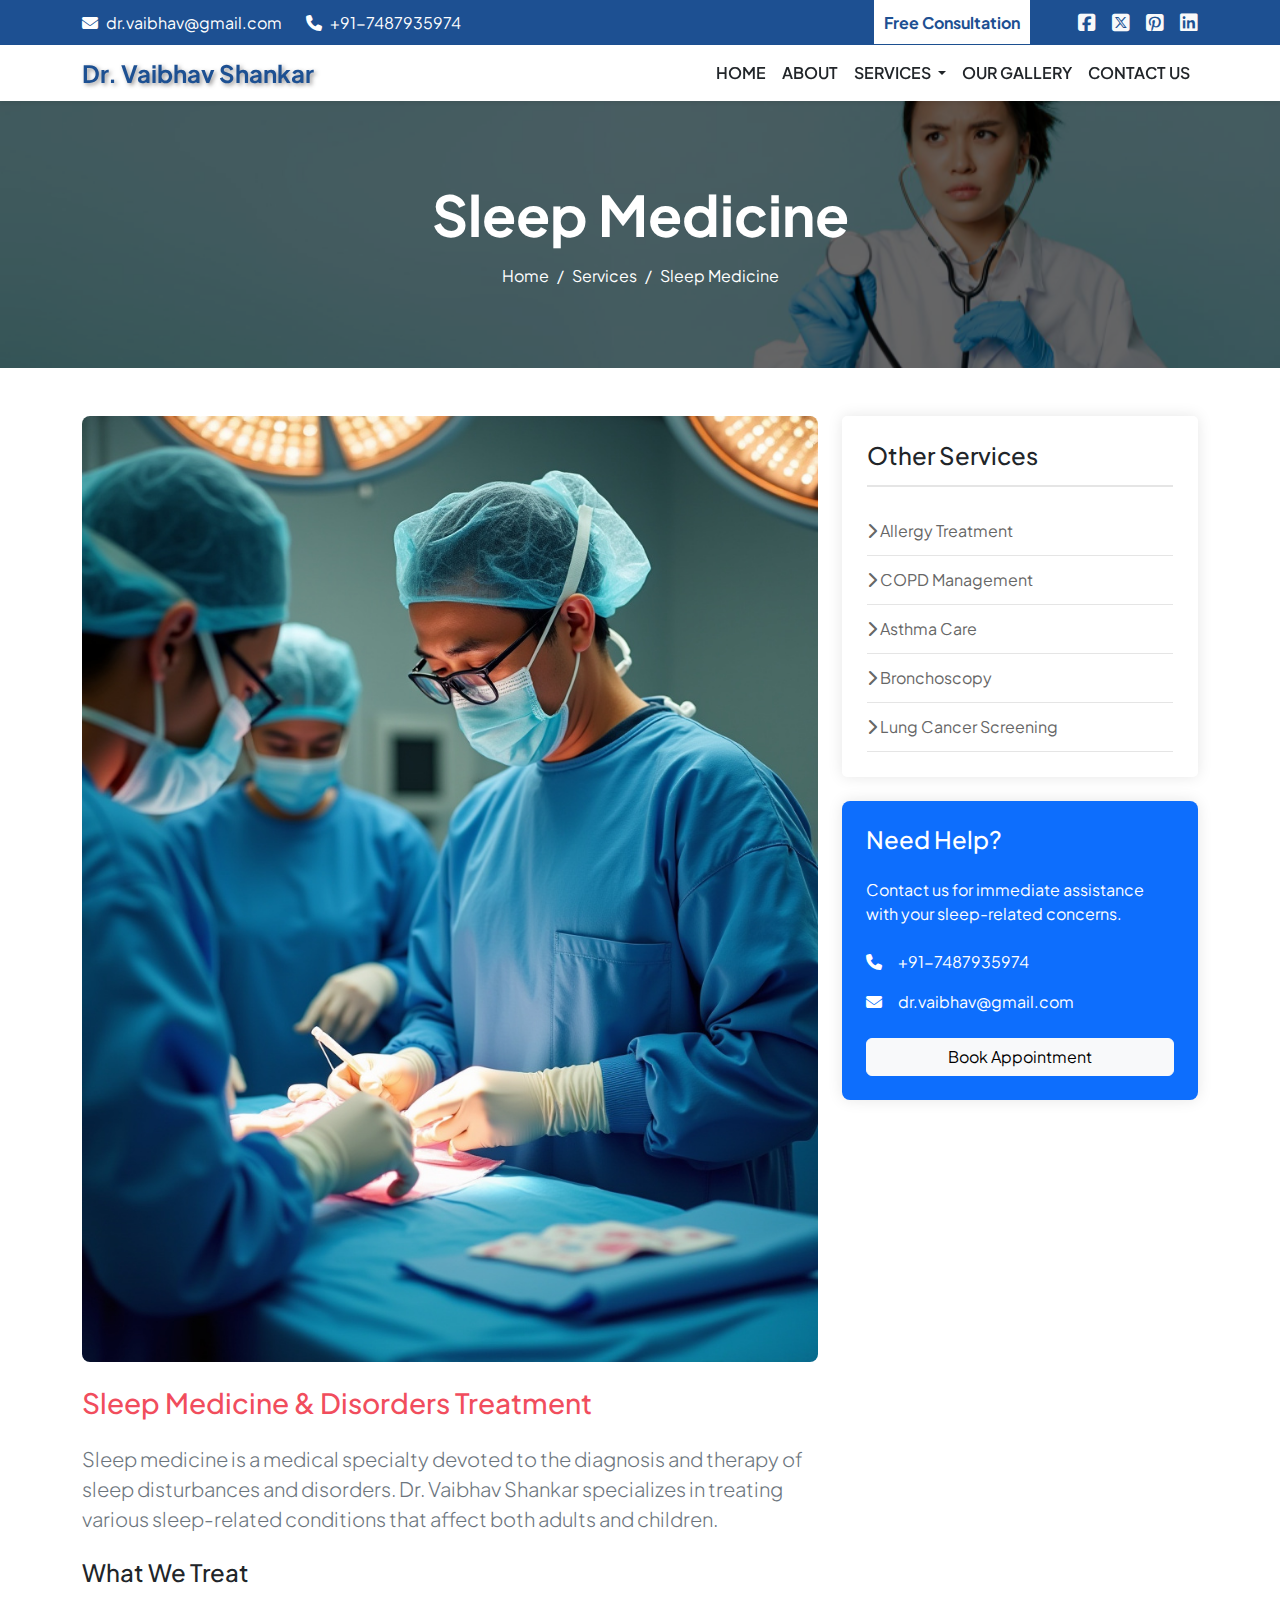
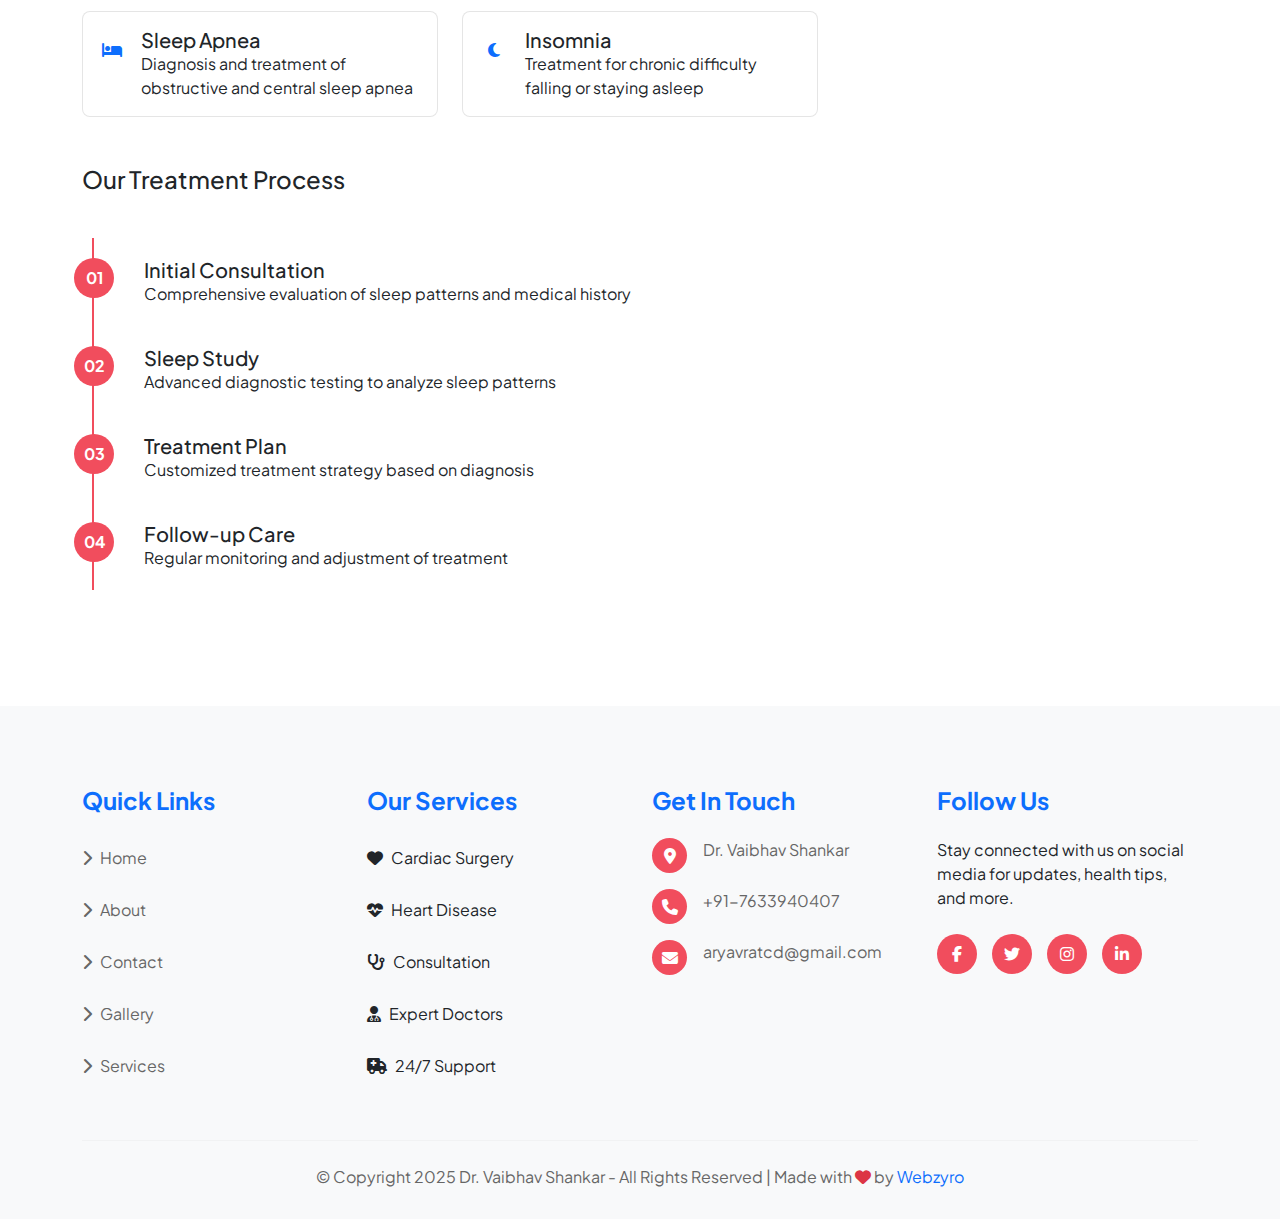
<file: service-details.html>
<!DOCTYPE html>
<html lang="en">
  <head>
    <meta charset="UTF-8" />
    <meta name="viewport" content="width=device-width, initial-scale=1.0" />
    <!-- bootstrap link -->
    <link
      href="https://cdn.jsdelivr.net/npm/bootstrap@5.3.3/dist/css/bootstrap.min.css"
      rel="stylesheet"
    />

    <!-- FontAwesome icon link -->
    <link
      rel="stylesheet"
      href="https://cdnjs.cloudflare.com/ajax/libs/font-awesome/6.7.2/css/all.min.css"
    />

    <!-- Aos Animation -->
    <link href="https://unpkg.com/aos@2.3.1/dist/aos.css" rel="stylesheet" />

    <!-- Link Css -->
    <link rel="stylesheet" href="style.css" />
    <title>Service Details - Dr. Vaibhav Shankar</title>
  </head>
  <body>
    <!-- Header -->
    <header class="d-none d-md-block w-100" id="header">
      <div class="container">
        <div class="row align-items-center justify-content-between">
          <div class="col-md-8">
            <div class="d-flex flex-wrap gap-4">
              <div class="d-flex align-items-center gap-2">
                <i class="fas fa-envelope text-white"></i>
                <a
                  href="mailto:aryavratcd@gmail.com"
                  class="text-white text-decoration-none"
                  >dr.vaibhav@gmail.com</a
                >
              </div>
              <div class="d-flex align-items-center gap-2">
                <i class="fas fa-phone text-white"></i>
                <a
                  href="tel:+91-7487935974"
                  class="text-white text-decoration-none"
                  >+91-7487935974</a
                >
              </div>
            </div>
          </div>
          <div
            class="col-md-4 d-flex align-items-center gap-5 justify-content-end"
          >
            <a href="/contact.html" id="free-btn">Free Consultation</a>
            <div class="d-flex flex-colmun align-items-center gap-3">
              <i class="fa-brands fa-square-facebook text-light fs-5"></i>
              <i class="fa-brands fa-square-x-twitter text-light fs-5"></i>
              <i class="fa-brands fa-square-pinterest text-light fs-5"></i>
              <i class="fa-brands fa-linkedin text-light fs-5"></i>
            </div>
          </div>
        </div>
      </div>
    </header>

    <!-- Navbar -->
    <nav
      class="navbar navbar-expand-lg navbar-light bg-white shadow-sm sticky-top"
    >
      <div class="container d-flex align-items-center justify-content-between">
        <a class="navbar-brand" href="/">
          <!-- <img src="./Img/ca-logo.png" alt="Logo" /> -->
          <h2 class="fs-4 fw-bold logo">Dr. Vaibhav Shankar</h2>
        </a>
        <button
          class="navbar-toggler"
          type="button"
          data-bs-toggle="collapse"
          data-bs-target="#navbarNav"
        >
          <span class="navbar-toggler-icon"></span>
        </button>
        <div class="collapse navbar-collapse" id="navbarNav">
          <ul class="navbar-nav ms-auto">
            <li class="nav-item">
              <a class="nav-link text-dark text-uppercase fw-semibold" href="/"
                >Home</a
              >
            </li>
            <li class="nav-item">
              <a
                class="nav-link text-dark text-uppercase fw-semibold"
                href="/about.html"
                >About</a
              >
            </li>
            <li class="nav-item dropdown">
              <a
                class="nav-link dropdown-toggle text-dark text-uppercase fw-semibold"
                href="#"
                role="button"
                data-bs-toggle="dropdown"
                aria-expanded="false"
              >
                Services
              </a>
              <ul class="dropdown-menu">
                <li><a class="dropdown-item" href="#">Action</a></li>
                <li><a class="dropdown-item" href="#">Another action</a></li>
                <li>
                  <a class="dropdown-item" href="#">Something else here</a>
                </li>
              </ul>
            </li>
            <li class="nav-item">
              <a
                class="nav-link text-dark text-uppercase fw-semibold"
                href="/gallery.html"
                >Our Gallery</a
              >
            </li>
            <li class="nav-item">
              <a
                class="nav-link text-dark text-uppercase fw-semibold"
                href="/contact.html"
                >Contact Us</a
              >
            </li>
          </ul>
        </div>
      </div>
    </nav>

    <!-- Breadcrumb Section -->
    <section class="breadcrumb-section">
      <div class="breadcrumb-overlay"></div>
      <div class="container">
        <div class="row">
          <div class="col-12 text-center">
            <h2 class="text-white display-4 fw-bold mb-3">Sleep Medicine</h2>
            <nav aria-label="breadcrumb">
              <ol class="breadcrumb justify-content-center">
                <li class="breadcrumb-item">
                  <a href="/" class="text-white text-decoration-none">Home</a>
                </li>
                <li class="breadcrumb-item">
                  <a
                    href="/services.html"
                    class="text-white text-decoration-none"
                    >Services</a
                  >
                </li>
                <li
                  class="breadcrumb-item active text-white"
                  aria-current="page"
                >
                  Sleep Medicine
                </li>
              </ol>
            </nav>
          </div>
        </div>
      </div>
    </section>

    <!-- Main Content -->
    <main>
      <section class="service-detail-section py-5">
        <div class="container">
          <div class="row g-4">
            <!-- Main Content -->
            <div class="col-lg-8">
              <div class="service-content">
                <img
                  src="/image/approach-1.jpeg"
                  alt="Sleep Medicine"
                  class="img-fluid rounded-3 mb-4"
                />
                <h3 class="mb-4">Sleep Medicine & Disorders Treatment</h3>
                <p class="lead text-secondary mb-4">
                  Sleep medicine is a medical specialty devoted to the diagnosis
                  and therapy of sleep disturbances and disorders. Dr. Vaibhav
                  Shankar specializes in treating various sleep-related
                  conditions that affect both adults and children.
                </p>

                <div class="service-features mb-5">
                  <h4 class="mb-4">What We Treat</h4>
                  <div class="row g-4">
                    <div class="col-md-6">
                      <div
                        class="feature-item d-flex align-items-start gap-3 p-3 rounded-3"
                      >
                        <div class="feature-icon">
                          <i class="fas fa-bed text-primary"></i>
                        </div>
                        <div>
                          <h5>Sleep Apnea</h5>
                          <p class="mb-0">
                            Diagnosis and treatment of obstructive and central
                            sleep apnea
                          </p>
                        </div>
                      </div>
                    </div>
                    <div class="col-md-6">
                      <div
                        class="feature-item d-flex align-items-start gap-3 p-3 rounded-3"
                      >
                        <div class="feature-icon">
                          <i class="fas fa-moon text-primary"></i>
                        </div>
                        <div>
                          <h5>Insomnia</h5>
                          <p class="mb-0">
                            Treatment for chronic difficulty falling or staying
                            asleep
                          </p>
                        </div>
                      </div>
                    </div>
                  </div>
                </div>

                <div class="treatment-process mb-5">
                  <h4 class="mb-4">Our Treatment Process</h4>
                  <div class="process-timeline">
                    <div class="timeline-item">
                      <span class="timeline-number">01</span>
                      <h5>Initial Consultation</h5>
                      <p>
                        Comprehensive evaluation of sleep patterns and medical
                        history
                      </p>
                    </div>
                    <div class="timeline-item">
                      <span class="timeline-number">02</span>
                      <h5>Sleep Study</h5>
                      <p>
                        Advanced diagnostic testing to analyze sleep patterns
                      </p>
                    </div>
                    <div class="timeline-item">
                      <span class="timeline-number">03</span>
                      <h5>Treatment Plan</h5>
                      <p>Customized treatment strategy based on diagnosis</p>
                    </div>
                    <div class="timeline-item">
                      <span class="timeline-number">04</span>
                      <h5>Follow-up Care</h5>
                      <p>Regular monitoring and adjustment of treatment</p>
                    </div>
                  </div>
                </div>
              </div>
            </div>

            <!-- Sidebar -->
            <div class="col-lg-4">
              <div class="service-sidebar">
                <!-- Other Services -->
                <div class="widget mb-4">
                  <h4 class="widget-title">Other Services</h4>
                  <ul class="service-list">
                    <li>
                      <a href="#"
                        ><i class="fas fa-chevron-right"></i> Allergy
                        Treatment</a
                      >
                    </li>
                    <li>
                      <a href="#"
                        ><i class="fas fa-chevron-right"></i> COPD Management</a
                      >
                    </li>
                    <li>
                      <a href="#"
                        ><i class="fas fa-chevron-right"></i> Asthma Care</a
                      >
                    </li>
                    <li>
                      <a href="#"
                        ><i class="fas fa-chevron-right"></i> Bronchoscopy</a
                      >
                    </li>
                    <li>
                      <a href="#"
                        ><i class="fas fa-chevron-right"></i> Lung Cancer
                        Screening</a
                      >
                    </li>
                  </ul>
                </div>

                <!-- Contact Card -->
                <div
                  class="widget contact-widget p-4 bg-primary text-white rounded-3"
                >
                  <h4 class="mb-4">Need Help?</h4>
                  <p class="mb-4">
                    Contact us for immediate assistance with your sleep-related
                    concerns.
                  </p>
                  <div class="contact-info mb-4">
                    <div class="d-flex align-items-center gap-3 mb-3">
                      <i class="fas fa-phone"></i>
                      <a href="tel:+91-7487935974" class="text-white"
                        >+91-7487935974</a
                      >
                    </div>
                    <div class="d-flex align-items-center gap-3">
                      <i class="fas fa-envelope"></i>
                      <a href="mailto:dr.vaibhav@gmail.com" class="text-white"
                        >dr.vaibhav@gmail.com</a
                      >
                    </div>
                  </div>

                  <a
                    href="#"
                    class="btn btn-light w-100"
                    data-bs-toggle="modal"
                    data-bs-target="#appointmentModal"
                    >Book Appointment</a
                  >
                </div>
              </div>
            </div>
          </div>
        </div>
      </section>
    </main>

    <!-- Appointment Modal -->
    <div
      class="modal fade"
      id="appointmentModal"
      tabindex="-1"
      aria-labelledby="appointmentModalLabel"
      aria-hidden="true"
    >
      <div class="modal-dialog modal-dialog-centered">
        <div class="modal-content">
          <div class="modal-header bg-primary text-white">
            <h5 class="modal-title" id="appointmentModalLabel">
              Book an Appointment
            </h5>
            <button
              type="button"
              class="btn-close btn-close-white"
              data-bs-dismiss="modal"
              aria-label="Close"
            ></button>
          </div>
          <div class="modal-body">
            <form id="appointmentForm">
              <div class="mb-2">
                <label for="name" class="form-label">Full Name</label>
                <input type="text" class="form-control" id="name" required />
              </div>
              <div class="mb-2">
                <label for="email" class="form-label">Email Address</label>
                <input type="email" class="form-control" id="email" required />
              </div>
              <div class="mb-3">
                <label for="phone" class="form-label">Phone Number</label>
                <input type="tel" class="form-control" id="phone" required />
              </div>
              <div class="mb-3">
                <label for="appointmentDate" class="form-label"
                  >Preferred Date</label
                >
                <input
                  type="date"
                  class="form-control"
                  id="appointmentDate"
                  required
                />
              </div>
              <div class="mb-3">
                <label for="appointmentTime" class="form-label"
                  >Preferred Time</label
                >
                <select class="form-select" id="appointmentTime" required>
                  <option value="">Select Time</option>
                  <option value="morning">Morning (9:00 AM - 12:00 PM)</option>
                  <option value="afternoon">
                    Afternoon (2:00 PM - 5:00 PM)
                  </option>
                  <option value="evening">Evening (6:00 PM - 8:00 PM)</option>
                </select>
              </div>
              <div class="mb-3">
                <label for="service" class="form-label">Service Required</label>
                <select class="form-select" id="service" required>
                  <option value="">Select Service</option>
                  <option value="sleep-medicine">Sleep Medicine</option>
                  <option value="allergy">Allergy Treatment</option>
                  <option value="copd">COPD Management</option>
                  <option value="asthma">Asthma Care</option>
                  <option value="bronchoscopy">Bronchoscopy</option>
                </select>
              </div>
              <div class="mb-2">
                <label for="message" class="form-label">Additional Notes</label>
                <textarea class="form-control" id="message" rows="3"></textarea>
              </div>
            </form>
          </div>
          <div class="modal-footer">
            <button
              type="button"
              class="btn btn-secondary"
              data-bs-dismiss="modal"
            >
              Close
            </button>
            <button
              type="submit"
              form="appointmentForm"
              class="btn btn-primary"
            >
              Book Appointment
            </button>
          </div>
        </div>
      </div>
    </div>

    <!-- Footer -->
    <footer class="footer-section">
      <div class="container">
        <div class="row gy-4">
          <div class="col-lg-3">
            <div class="footer-widget">
              <h2 class="h4 mb-4 text-primary fw-bold">Quick Links</h2>
              <ul class="list-unstyled footer-links">
                <li>
                  <a href="/"><i class="fas fa-chevron-right me-2"></i>Home</a>
                </li>
                <li>
                  <a href="about.html"
                    ><i class="fas fa-chevron-right me-2"></i>About</a
                  >
                </li>
                <li>
                  <a href="contact.html"
                    ><i class="fas fa-chevron-right me-2"></i>Contact</a
                  >
                </li>
                <li>
                  <a href="gallery.html"
                    ><i class="fas fa-chevron-right me-2"></i>Gallery</a
                  >
                </li>
                <li>
                  <a href="services.html"
                    ><i class="fas fa-chevron-right me-2"></i>Services</a
                  >
                </li>
              </ul>
            </div>
          </div>
          <div class="col-lg-3">
            <div class="footer-widget">
              <h2 class="h4 mb-4 text-primary fw-bold">Our Services</h2>
              <ul class="list-unstyled footer-links">
                <li><i class="fas fa-heart me-2"></i>Cardiac Surgery</li>
                <li><i class="fas fa-heartbeat me-2"></i>Heart Disease</li>
                <li><i class="fas fa-stethoscope me-2"></i>Consultation</li>
                <li><i class="fas fa-user-md me-2"></i>Expert Doctors</li>
                <li><i class="fas fa-ambulance me-2"></i>24/7 Support</li>
              </ul>
            </div>
          </div>
          <div class="col-lg-3">
            <div class="footer-widget">
              <h2 class="h4 mb-4 text-primary fw-bold">Get In Touch</h2>
              <div class="contact-info">
                <div class="d-flex align-items-start gap-3 mb-3">
                  <div class="contact-icon">
                    <i class="fas fa-location-dot"></i>
                  </div>
                  <p class="mb-0">Dr. Vaibhav Shankar</p>
                </div>
                <div class="d-flex align-items-start gap-3 mb-3">
                  <div class="contact-icon">
                    <i class="fas fa-phone"></i>
                  </div>
                  <p class="mb-0">
                    <a href="tel:+91-7633940407">+91-7633940407</a>
                  </p>
                </div>
                <div class="d-flex align-items-start gap-3">
                  <div class="contact-icon">
                    <i class="fas fa-envelope"></i>
                  </div>
                  <p class="mb-0">
                    <a href="mailto:aryavratcd@gmail.com"
                      >aryavratcd@gmail.com</a
                    >
                  </p>
                </div>
              </div>
            </div>
          </div>
          <div class="col-lg-3">
            <div class="footer-widget">
              <h2 class="h4 mb-4 text-primary fw-bold">Follow Us</h2>
              <p class="mb-4">
                Stay connected with us on social media for updates, health tips,
                and more.
              </p>
              <div class="social-links">
                <a href="#" class="social-icon"
                  ><i class="fab fa-facebook-f"></i
                ></a>
                <a href="#" class="social-icon"
                  ><i class="fab fa-twitter"></i
                ></a>
                <a href="#" class="social-icon"
                  ><i class="fab fa-instagram"></i
                ></a>
                <a href="#" class="social-icon"
                  ><i class="fab fa-linkedin-in"></i
                ></a>
              </div>
            </div>
          </div>
        </div>
        <hr class="footer-divider my-4" />
        <div class="footer-bottom text-center">
          <p class="mb-0">
            &copy; Copyright 2025 Dr. Vaibhav Shankar - All Rights Reserved |
            Made with
            <i class="fas fa-heart text-danger"></i> by
            <a
              href="https://www.webzyro.com/"
              target="_blank"
              class="text-primary text-decoration-none"
            >
              Webzyro
            </a>
          </p>
        </div>
      </div>
    </footer>

    <!-- Scripts -->
    <script src="https://cdn.jsdelivr.net/npm/bootstrap@5.3.3/dist/js/bootstrap.bundle.min.js"></script>
    <script src="https://unpkg.com/aos@2.3.1/dist/aos.js"></script>
    <script src="/index.js"></script>
  </body>
</html>
</file>
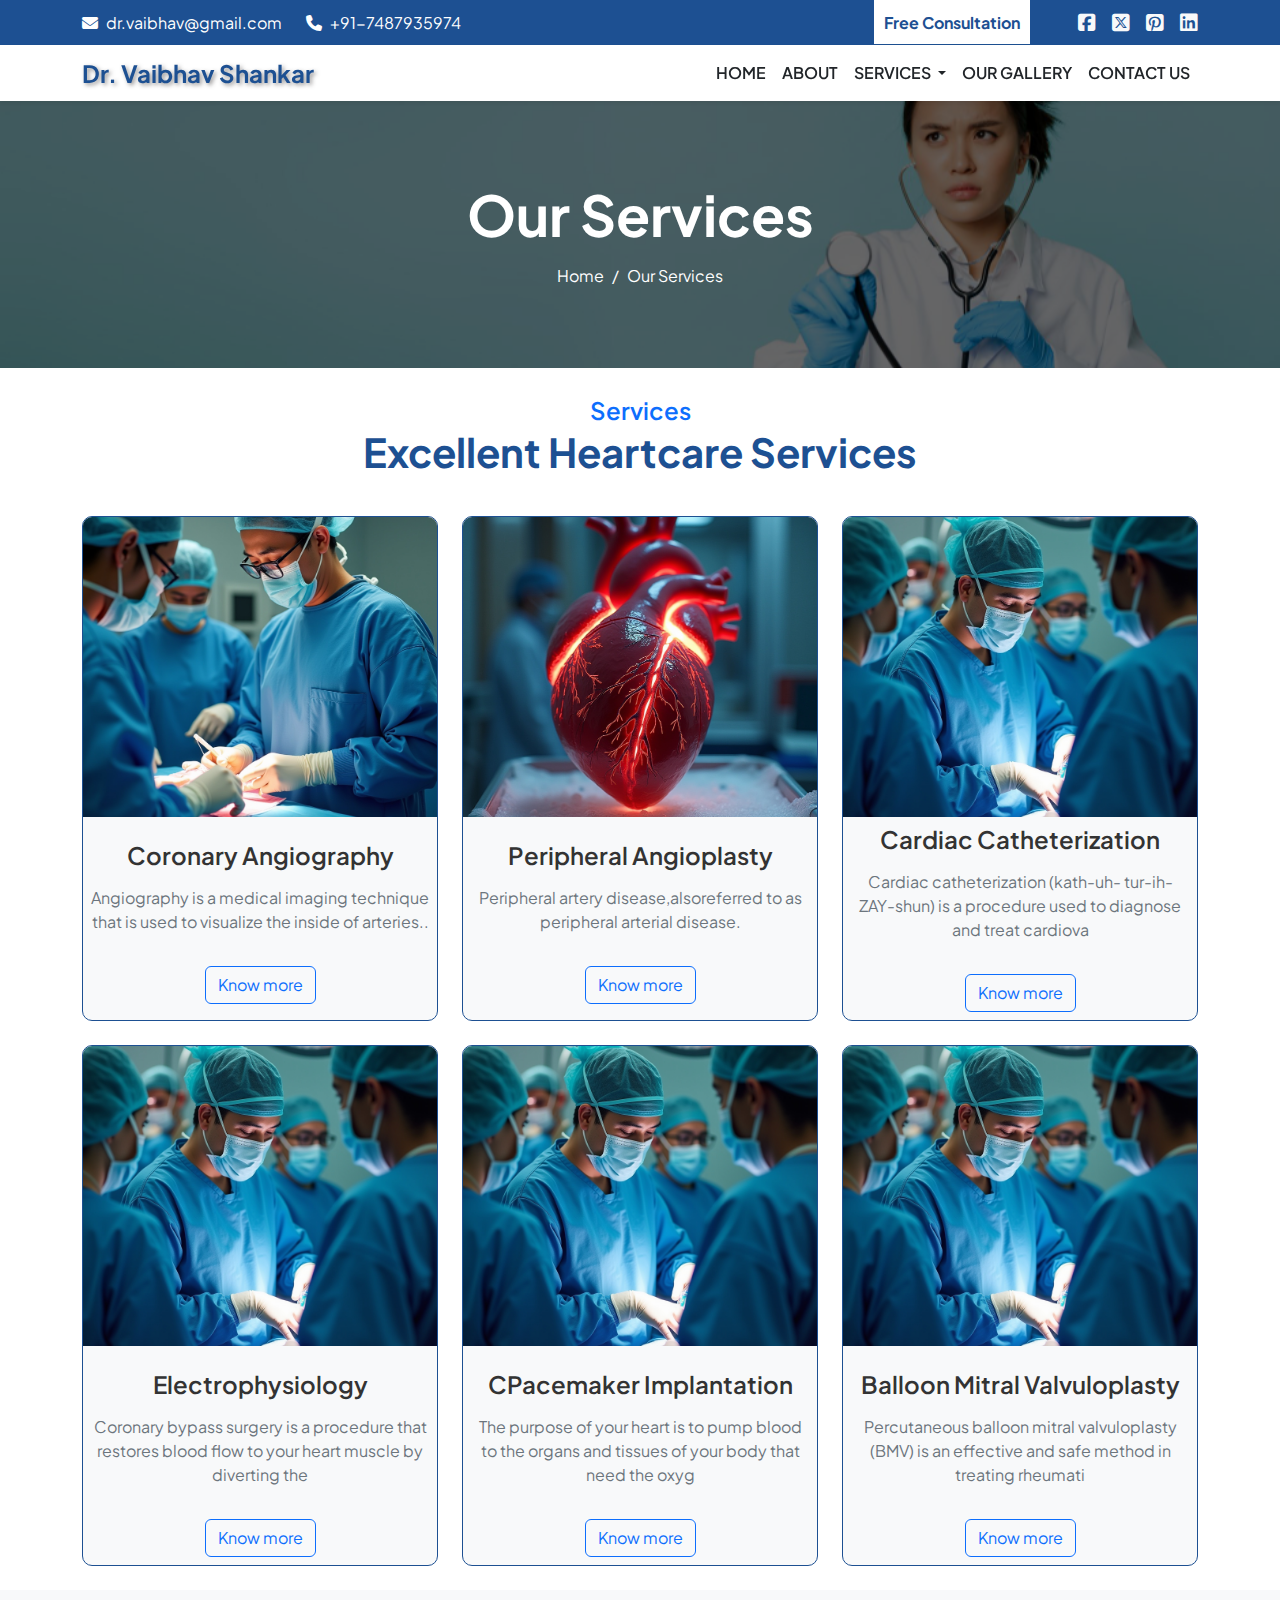
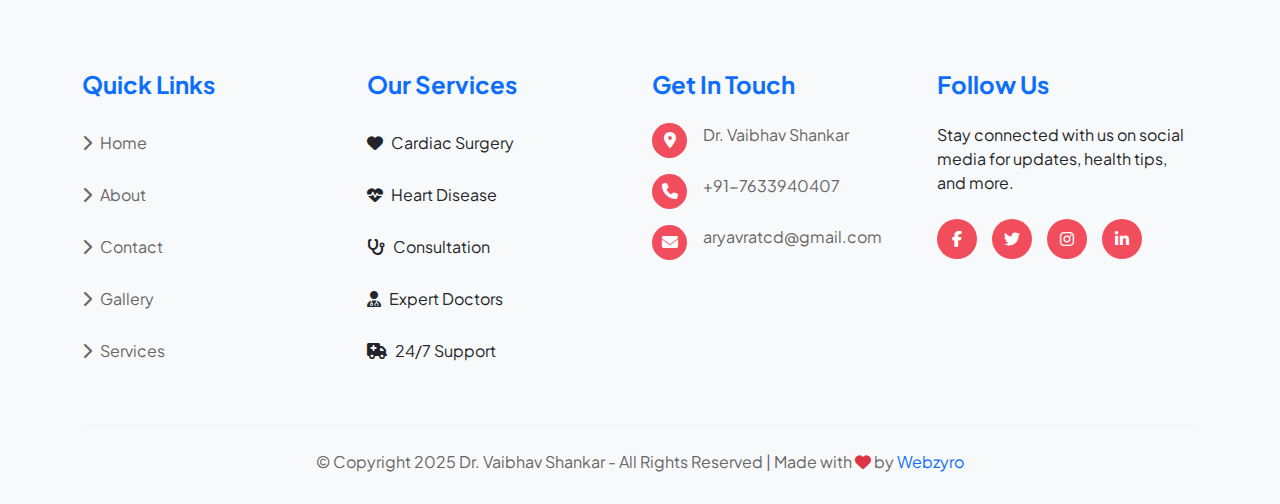
<file: services.html>
<!DOCTYPE html>
<html lang="en">
  <head>
    <meta charset="UTF-8" />
    <meta name="viewport" content="width=device-width, initial-scale=1.0" />
    <!-- bootstrap link -->
    <link
      href="https://cdn.jsdelivr.net/npm/bootstrap@5.3.3/dist/css/bootstrap.min.css"
      rel="stylesheet"
      integrity="sha384-QWTKZyjpPEjISv5WaRU9OFeRpok6YctnYmDr5pNlyT2bRjXh0JMhjY6hW+ALEwIH"
      crossorigin="anonymous"
    />

    <!-- FontAwesome icon link -->
    <link
      rel="stylesheet"
      href="https://cdnjs.cloudflare.com/ajax/libs/font-awesome/6.7.2/css/all.min.css"
      integrity="sha512-Evv84Mr4kqVGRNSgIGL/F/aIDqQb7xQ2vcrdIwxfjThSH8CSR7PBEakCr51Ck+w+/U6swU2Im1vVX0SVk9ABhg=="
      crossorigin="anonymous"
      referrerpolicy="no-referrer"
    />

    <!-- Owl Carousel CSS -->
    <link
      rel="stylesheet"
      href="https://cdnjs.cloudflare.com/ajax/libs/OwlCarousel2/2.3.4/assets/owl.carousel.min.css"
    />
    <link
      rel="stylesheet"
      href="https://cdnjs.cloudflare.com/ajax/libs/OwlCarousel2/2.3.4/assets/owl.theme.default.min.css"
    />

    <!-- Link Css -->
    <link rel="stylesheet" href="style.css" />
    <title>Dr. About Page</title>
  </head>
  <body>
    <!-- Header -->
    <header class="d-none d-md-block w-100" id="header">
      <div class="container">
        <div class="row align-items-center justify-content-between">
          <div class="col-md-8">
            <div class="d-flex flex-wrap gap-4">
              <div class="d-flex align-items-center gap-2">
                <i class="fas fa-envelope text-white"></i>
                <a
                  href="mailto:aryavratcd@gmail.com"
                  class="text-white text-decoration-none"
                  >dr.vaibhav@gmail.com</a
                >
              </div>
              <div class="d-flex align-items-center gap-2">
                <i class="fas fa-phone text-white"></i>
                <a
                  href="tel:+91-7487935974"
                  class="text-white text-decoration-none"
                  >+91-7487935974</a
                >
              </div>
            </div>
          </div>
          <div
            class="col-md-4 d-flex align-items-center gap-5 justify-content-end"
          >
            <a href="/contact.html" id="free-btn">Free Consultation</a>
            <div class="d-flex flex-colmun align-items-center gap-3">
              <i class="fa-brands fa-square-facebook text-light fs-5"></i>
              <i class="fa-brands fa-square-x-twitter text-light fs-5"></i>
              <i class="fa-brands fa-square-pinterest text-light fs-5"></i>
              <i class="fa-brands fa-linkedin text-light fs-5"></i>
            </div>
          </div>
        </div>
      </div>
    </header>

    <!-- Navbar -->
    <nav
      class="navbar navbar-expand-lg navbar-light bg-white shadow-sm sticky-top"
    >
      <div class="container d-flex align-items-center justify-content-between">
        <a class="navbar-brand" href="/">
          <!-- <img src="./Img/ca-logo.png" alt="Logo" /> -->
          <h2 class="fs-4 fw-bold logo">Dr. Vaibhav Shankar</h2>
        </a>
        <button
          class="navbar-toggler"
          type="button"
          data-bs-toggle="collapse"
          data-bs-target="#navbarNav"
        >
          <span class="navbar-toggler-icon"></span>
        </button>
        <div class="collapse navbar-collapse" id="navbarNav">
          <ul class="navbar-nav ms-auto">
            <li class="nav-item">
              <a class="nav-link text-dark text-uppercase fw-semibold" href="/"
                >Home</a
              >
            </li>
            <li class="nav-item">
              <a
                class="nav-link text-dark text-uppercase fw-semibold"
                href="/about.html"
                >About</a
              >
            </li>
            <li class="nav-item dropdown">
              <a
                class="nav-link dropdown-toggle text-dark text-uppercase fw-semibold"
                href="#"
                role="button"
                data-bs-toggle="dropdown"
                aria-expanded="false"
              >
                Services
              </a>
              <ul class="dropdown-menu">
                <li><a class="dropdown-item" href="#">Action</a></li>
                <li><a class="dropdown-item" href="#">Another action</a></li>
                <li>
                  <a class="dropdown-item" href="#">Something else here</a>
                </li>
              </ul>
            </li>
            <li class="nav-item">
              <a
                class="nav-link text-dark text-uppercase fw-semibold"
                href="/gallery.html"
                >Our Gallery</a
              >
            </li>
            <li class="nav-item">
              <a
                class="nav-link text-dark text-uppercase fw-semibold"
                href="/contact.html"
                >Contact Us</a
              >
            </li>
          </ul>
        </div>
      </div>
    </nav>

    <!-- Breadcrumb Section -->
    <section class="breadcrumb-section">
      <div class="breadcrumb-overlay"></div>
      <div class="container">
        <div class="row">
          <div class="col-12 text-center">
            <h2 class="text-white display-4 fw-bold mb-3">Our Services</h2>
            <nav aria-label="breadcrumb">
              <ol class="breadcrumb justify-content-center">
                <li class="breadcrumb-item">
                  <a href="/" class="text-white text-decoration-none">Home</a>
                </li>
                <li
                  class="breadcrumb-item active text-white"
                  aria-current="page"
                >
                  Our Services
                </li>
              </ol>
            </nav>
          </div>
        </div>
      </div>
    </section>

    <!-- Main Section -->
    <main>
      <section class="my-4">
        <div class="container">
          <p class="fs-4 text-primary fw-semibold text-center">Services</p>
          <h2 class="fs-1 fw-bold text-center">Excellent Heartcare Services</h2>

          <div class="row g-4 my-3">
            <div class="col-md-4">
              <div class="service-card bg-light text-center h-100">
                <div class="service-img-wrapper mb-4">
                  <img
                    src="./image/approach-1.jpeg"
                    alt="Coronary Angiography"
                    class="img-fluid"
                  />
                </div>
                <h3 class="fs-4 mb-2 fw-semibold">Coronary Angiography</h3>
                <p class="text-secondary mb-4 p-2">
                  Angiography is a medical imaging technique that is used to
                  visualize the inside of arteries..
                </p>
                <a href="/service-details.html" class="service-link mb-2">
                  <button class="btn btn-outline-primary">Know more</button>
                </a>
              </div>
            </div>

            <div class="col-md-4">
              <div class="service-card bg-light text-center h-100">
                <div class="service-img-wrapper mb-4">
                  <img
                    src="./image/approach-2.jpeg"
                    alt="Peripheral Angioplasty"
                    class="img-fluid"
                  />
                </div>
                <h3 class="fs-4 mb-2 fw-semibold">Peripheral Angioplasty</h3>
                <p class="text-secondary mb-4 p-2">
                  Peripheral artery disease,alsoreferred to as peripheral
                  arterial disease.
                </p>
                <a href="/service-details.html" class="service-link mb-2">
                  <button class="btn btn-outline-primary">Know more</button>
                </a>
              </div>
            </div>
            <div class="col-md-4">
              <div class="service-card bg-light text-center h-100">
                <div class="service-img-wrapper mb-2">
                  <img
                    src="./image/approach-3.jpeg"
                    alt="Peripheral Angioplasty"
                    class="img-fluid"
                  />
                </div>
                <h3 class="fs-4 mb-2 fw-semibold">Cardiac Catheterization</h3>
                <p class="text-secondary mb-4 p-2">
                  Cardiac catheterization (kath-uh- tur-ih-ZAY-shun) is a
                  procedure used to diagnose and treat cardiova
                </p>
                <a href="/service-details.html" class="service-link mb-2">
                  <button class="btn btn-outline-primary">Know more</button>
                </a>
              </div>
            </div>
            <!-- Continue with other service cards following the same pattern -->
            <div class="col-md-4">
              <div class="service-card bg-light text-center h-100">
                <div class="service-img-wrapper mb-4">
                  <img
                    src="./image/approach-3.jpeg"
                    alt="Peripheral Angioplasty"
                    class="img-fluid"
                  />
                </div>
                <h3 class="fs-4 mb-2 fw-semibold">Electrophysiology</h3>
                <p class="text-secondary mb-4 p-2">
                  Coronary bypass surgery is a procedure that restores blood
                  flow to your heart muscle by diverting the
                </p>
                <a href="/service-details.html" class="service-link mb-2">
                  <button class="btn btn-outline-primary">Know more</button>
                </a>
              </div>
            </div>
            <div class="col-md-4">
              <div class="service-card bg-light text-center h-100">
                <div class="service-img-wrapper mb-4">
                  <img
                    src="./image/approach-3.jpeg"
                    alt="Peripheral Angioplasty"
                    class="img-fluid"
                  />
                </div>
                <h3 class="fs-4 mb-2 fw-semibold">CPacemaker Implantation</h3>
                <p class="text-secondary mb-4 p-2">
                  The purpose of your heart is to pump blood to the organs and
                  tissues of your body that need the oxyg
                </p>
                <a href="/service-details.html" class="service-link mb-2">
                  <button class="btn btn-outline-primary">Know more</button>
                </a>
              </div>
            </div>
            <div class="col-md-4">
              <div class="service-card bg-light text-center h-100">
                <div class="service-img-wrapper mb-4">
                  <img
                    src="./image/approach-3.jpeg"
                    alt="Peripheral Angioplasty"
                    class="img-fluid"
                  />
                </div>
                <h3 class="fs-4 mb-2 fw-semibold">
                  Balloon Mitral Valvuloplasty
                </h3>
                <p class="text-secondary mb-4 p-2">
                  Percutaneous balloon mitral valvuloplasty (BMV) is an
                  effective and safe method in treating rheumati
                </p>
                <a href="/service-details.html" class="service-link mb-2">
                  <button class="btn btn-outline-primary">Know more</button>
                </a>
              </div>
            </div>
          </div>
        </div>
      </section>
    </main>

    <!-- Footer -->
    <footer class="footer-section">
      <div class="container">
        <div class="row gy-4">
          <div class="col-lg-3">
            <div class="footer-widget">
              <h2 class="h4 mb-4 text-primary fw-bold">Quick Links</h2>
              <ul class="list-unstyled footer-links">
                <li>
                  <a href="/"><i class="fas fa-chevron-right me-2"></i>Home</a>
                </li>
                <li>
                  <a href="about.html"
                    ><i class="fas fa-chevron-right me-2"></i>About</a
                  >
                </li>
                <li>
                  <a href="contact.html"
                    ><i class="fas fa-chevron-right me-2"></i>Contact</a
                  >
                </li>
                <li>
                  <a href="gallery.html"
                    ><i class="fas fa-chevron-right me-2"></i>Gallery</a
                  >
                </li>
                <li>
                  <a href="services.html"
                    ><i class="fas fa-chevron-right me-2"></i>Services</a
                  >
                </li>
              </ul>
            </div>
          </div>
          <div class="col-lg-3">
            <div class="footer-widget">
              <h2 class="h4 mb-4 text-primary fw-bold">Our Services</h2>
              <ul class="list-unstyled footer-links">
                <li><i class="fas fa-heart me-2"></i>Cardiac Surgery</li>
                <li><i class="fas fa-heartbeat me-2"></i>Heart Disease</li>
                <li><i class="fas fa-stethoscope me-2"></i>Consultation</li>
                <li><i class="fas fa-user-md me-2"></i>Expert Doctors</li>
                <li><i class="fas fa-ambulance me-2"></i>24/7 Support</li>
              </ul>
            </div>
          </div>
          <div class="col-lg-3">
            <div class="footer-widget">
              <h2 class="h4 mb-4 text-primary fw-bold">Get In Touch</h2>
              <div class="contact-info">
                <div class="d-flex align-items-start gap-3 mb-3">
                  <div class="contact-icon">
                    <i class="fas fa-location-dot"></i>
                  </div>
                  <p class="mb-0">Dr. Vaibhav Shankar</p>
                </div>
                <div class="d-flex align-items-start gap-3 mb-3">
                  <div class="contact-icon">
                    <i class="fas fa-phone"></i>
                  </div>
                  <p class="mb-0">
                    <a href="tel:+91-7633940407">+91-7633940407</a>
                  </p>
                </div>
                <div class="d-flex align-items-start gap-3">
                  <div class="contact-icon">
                    <i class="fas fa-envelope"></i>
                  </div>
                  <p class="mb-0">
                    <a href="mailto:aryavratcd@gmail.com"
                      >aryavratcd@gmail.com</a
                    >
                  </p>
                </div>
              </div>
            </div>
          </div>
          <div class="col-lg-3">
            <div class="footer-widget">
              <h2 class="h4 mb-4 text-primary fw-bold">Follow Us</h2>
              <p class="mb-4">
                Stay connected with us on social media for updates, health tips,
                and more.
              </p>
              <div class="social-links">
                <a href="#" class="social-icon"
                  ><i class="fab fa-facebook-f"></i
                ></a>
                <a href="#" class="social-icon"
                  ><i class="fab fa-twitter"></i
                ></a>
                <a href="#" class="social-icon"
                  ><i class="fab fa-instagram"></i
                ></a>
                <a href="#" class="social-icon"
                  ><i class="fab fa-linkedin-in"></i
                ></a>
              </div>
            </div>
          </div>
        </div>
        <hr class="footer-divider my-4" />
        <div class="footer-bottom text-center">
          <p class="mb-0">
            &copy; Copyright 2025 Dr. Vaibhav Shankar - All Rights Reserved |
            Made with
            <i class="fas fa-heart text-danger"></i> by
            <a
              href="https://www.webzyro.com/"
              target="_blank"
              class="text-primary text-decoration-none"
            >
              Webzyro
            </a>
          </p>
        </div>
      </div>
    </footer>

    <!-- bootstrap -->
    <script
      src="https://cdn.jsdelivr.net/npm/bootstrap@5.3.3/dist/js/bootstrap.bundle.min.js"
      integrity="sha384-YvpcrYf0tY3lHB60NNkmXc5s9fDVZLESaAA55NDzOxhy9GkcIdslK1eN7N6jIeHz"
      crossorigin="anonymous"
    ></script>
    <!-- Elfsight Google Reviews | Untitled Google Reviews -->
    <script
      src="https://static.elfsight.com/platform/platform.js"
      async
    ></script>
    <!-- Owl Carousel -->
    <!-- jQuery -->
    <script src="https://code.jquery.com/jquery-3.6.0.min.js"></script>
    <!-- Owl Carousel JS -->
    <script src="https://cdnjs.cloudflare.com/ajax/libs/OwlCarousel2/2.3.4/owl.carousel.min.js"></script>
    <script src="/index.js"></script>
  </body>
</html>
</file>
<file: style.css>
@import url("https://fonts.googleapis.com/css2?family=Plus+Jakarta+Sans:ital,wght@0,200..800;1,200..800&display=swap");
@import url("https://fonts.googleapis.com/css2?family=Oooh+Baby&display=swap");

* {
  margin: 0;
  padding: 0;
  box-sizing: border-box;
}

body {
  font-family: "Plus Jakarta Sans", serif;
}

:root {
  --primary-bg: #f14d5d;
  --secondary-bg: #1d5092;
}

/* Text Selection Styles */
::selection {
  background-color: var(--primary-bg);
  color: white;
}

::-moz-selection {
  background-color: var(--primary-bg);
  color: white;
}

a {
  text-decoration: none;
  color: inherit;
}

ul,
p,
h1,
h2,
h3,
h4,
h5,
h6 {
  padding: 0;
  margin: 0;
}

h2 {
  color: var(--secondary-bg) !important;
}

/* Breadcrumb */
.breadcrumb-section {
  background: url("./Img/breadcrumb.jpg") no-repeat center center;
  background-size: cover;
  padding: 30px 0;
  position: relative;
}

.breadcrumb-overlay {
  position: absolute;
  top: 0;
  left: 0;
  right: 0;
  bottom: 0;
  background: rgba(0, 0, 0, 0.7);
}

.breadcrumb {
  background: transparent;
  padding: 0;
  margin: 0;
}

.breadcrumb-item + .breadcrumb-item::before {
  color: white;
}

.breadcrumb-item.active {
  color: white;
}

/* Header Section */
#header {
  background-color: var(--secondary-bg) !important;
  padding: 0 !important;
}

#header #free-btn {
  background-color: white !important;
  padding: 11px 10px 9px;
  color: var(--secondary-bg);
  font-weight: bold;
  border-bottom: 1px solid var(--secondary-bg);
}

.navbar-nav a:hover {
  color: var(--secondary-bg) !important;
}

.logo {
  text-shadow: 2px 2px 4px rgba(49, 45, 45, 0.5);
}

/* Hero Banner Styling */
.hero-banner {
  width: 100%;
  height: 500px;
  background: url("./image/banner-vaibhav.png") no-repeat center center;
}

/* Hero & Carousel Section */
/* Carousel */
.hero-carousel {
  position: relative;
  height: 80vh;
}

.hero-slider .item {
  height: 80vh;
}

.hero-slider .item img {
  width: 100%;
  height: 100%;
  object-fit: cover;
}

/* Custom navigation styles */
.hero-slider .owl-nav button {
  position: absolute;
  top: 50%;
  transform: translateY(-50%);
  width: 50px;
  height: 50px;
  background: rgba(255, 255, 255, 0.5) !important;
  border-radius: 50% !important;
  color: #000 !important;
  font-size: 20px !important;
}

.hero-slider .owl-nav button:hover {
  background: rgba(255, 255, 255, 0.8) !important;
}

.hero-slider .owl-prev {
  left: 20px;
}

.hero-slider .owl-next {
  right: 20px;
}

/* Custom dots styles */
.hero-slider .owl-dots {
  position: absolute;
  bottom: 20px;
  width: 100%;
  text-align: center;
}

.hero-slider .owl-dot span {
  width: 10px;
  height: 10px;
  margin: 5px;
  background: rgba(255, 255, 255, 0.5) !important;
}

.hero-slider .owl-dot.active span {
  background: #fff !important;
}

.hero-carousel .item {
  position: relative;
}

.carousel-content {
  position: absolute;
  top: 20%;
  left: 10%;
  /* transform: translate(-50%, -50%); */
  text-align: start;
  color: white;
  z-index: 2;
  width: 100%;
  padding: 0 15px;
}

.banner-content h1 {
  /* font-size: 3.5rem; */
  margin-bottom: 1rem;
  text-shadow: 2px 2px 4px rgba(0, 0, 0, 0.5);
}

.banner-content p {
  font-size: 1.5rem;
  color: var(--secondary-bg);
  margin-bottom: 2rem;
  text-shadow: 1px 1px 3px rgba(0, 0, 0, 0.5);
}

.carousel-btn1 {
  display: inline-block;
  padding: 15px 30px;
  background-color: var(--primary-bg);
  color: white;
  text-decoration: none;
  border-radius: 10px;
  font-weight: normal;
  transition: transform 0.3s ease;
}

.carousel-btn1:hover {
  transform: scale(1.05);
}

.carousel-btn2 {
  display: inline-block;
  padding: 15px 30px;
  background-color: var(--secondary-bg);
  color: white;
  text-decoration: none;
  border-radius: 10px;
  font-weight: normal;
  transition: transform 0.3s ease;
}

.carousel-btn2:hover {
  transform: scale(1.05);
}

/* Add a dark overlay to make text more readable */
.hero-carousel .item::after {
  content: "";
  position: absolute;
  top: 0;
  left: 0;
  width: 100%;
  height: 100%;
  background: rgba(0, 0, 0, 0.4);
}

/* About Section */
.about-card {
  padding: 20px;
  color: white;
  border-radius: 10px;
}

.about-card1 {
  background-color: var(--secondary-bg);
}
.about-card2 {
  background-color: var(--primary-bg);
}

.img-shadow {
  filter: drop-shadow(10px 10px 15px rgba(0, 0, 0, 0.3)) !important;
}

/* Service Section */
.service-card {
  background: #f8f9fa;
  border-radius: 10px;
  transition: all 0.3s ease;
  position: relative;
  overflow: hidden;
  border: 1px solid var(--secondary-bg);
}

.service-card:hover {
  transform: translateY(-5px);
  box-shadow: 0 10px 20px rgba(0, 0, 0, 0.1);
}

.service-img-wrapper {
  overflow: hidden;
}

.service-img-wrapper img {
  width: 100%;
  height: 300px;
  object-fit: cover;
  transition: transform 0.3s ease;
}

.service-card:hover .service-img-wrapper img {
  transform: scale(1.1);
}

.service-card h3 {
  color: #333;
  margin-bottom: 1rem;
}

.service-card p {
  color: #666;
  margin-bottom: 1.5rem;
}

.service-card .service-link {
  position: relative;
  display: inline-block;
}

/* CTA Section */
.cta-section {
  background-image: url("./image/cta-bg.jpg");
  background-size: cover;
  background-position: center;
  background-repeat: no-repeat;
  height: 400px;
  position: relative;
}

.cta-section::after {
  content: "";
  position: absolute;
  top: 0;
  left: 0;
  width: 100%;
  height: 100%;
  background-color: rgba(42, 120, 172, 0.6); /* skyblue with 60% opacity */
}

.cta-section p,
a {
  z-index: 999;
}

/* Testimonial Section */
.testimonial-item {
  background: #fff;
  border-radius: 10px;
  box-shadow: 0 5px 15px var(--primary-bg);
  margin: 15px;
}

.testimonial-img {
  width: 100px;
  height: 100px;
  margin: 0 auto;
  overflow: hidden;
}

.testimonial-img img {
  width: 100%;
  height: 100%;
  object-fit: cover;
}

.testimonial-text {
  font-style: italic;
  color: #666;
  line-height: 1.6;
}

/* Custom navigation for testimonials */
.testimonial-carousel .owl-nav button {
  position: absolute;
  top: 50%;
  transform: translateY(-50%);
  width: 40px;
  height: 40px;
  background: var(--primary-bg) !important;
  border-radius: 50% !important;
  color: #fff !important;
  font-size: 20px !important;
}

.testimonial-carousel .owl-nav button:hover {
  background: var(--secondary-bg) !important;
}

.testimonial-carousel .owl-prev {
  left: -50px;
}

.testimonial-carousel .owl-next {
  right: -50px;
}

.testimonial-carousel .owl-dots {
  margin-top: 20px;
}

.testimonial-carousel .owl-dot span {
  background: #ddd !important;
}

.testimonial-carousel .owl-dot.active span {
  background: var(--primary-bg) !important;
}

/* Why Choose Us Section Styles */
.why-choose-section {
  position: relative;
  overflow: hidden;
}

.why-choose-section .subtitle {
  /* letter-spacing: 2px; */
  text-transform: uppercase;
}

.choose-card {
  transition: all 0.3ms ease-in;
  border: 2px solid var(--secondary-bg);
}

.choose-card:hover {
  transform: translateY(-10px) !important;
  box-shadow: 0 15px 30px rgba(0, 0, 0, 0.1) !important;
}

.choose-card .icon-wrapper {
  width: 80px;
  height: 80px;
  /* background: rgba(var(--primary-bg-rgb), 0.1); */
  background: var(--secondary-bg);
  border-radius: 50%;
  display: flex;
  align-items: center;
  justify-content: center;
  margin: 0 auto;
  transition: all 0.3s ease;
}

.choose-card .icon-wrapper i {
  color: white !important;
}

.choose-card h3 {
  position: relative;
  padding-bottom: 15px;
  color: var(--secondary-bg);
  font-weight: bold;
}

.choose-card h3:after {
  content: "";
  position: absolute;
  bottom: 0;
  left: 0;
  width: 50px;
  height: 2px;
  background: var(--primary-bg);
}

@media (max-width: 768px) {
  .why-choose-section .section-header h2 {
    font-size: 2rem;
  }

  .choose-card {
    text-align: center;
  }

  .choose-card h3:after {
    left: 50%;
    transform: translateX(-50%);
  }
}

/* Stats Section */
#stats-section {
  background-image: url("/image/statistic.jpg");
  background-attachment: fixed;
  background-size: cover;
  background-position: center;
  background-repeat: no-repeat;
}

/* Gallery Section */
.gallery-card {
  overflow: hidden;
}

.gallery-card img {
  transition: transform 0.5s ease;
}

.gallery-card:hover img {
  transform: scale(1.1);
}

.gallery-overlay {
  position: absolute;
  top: 0;
  left: 0;
  right: 0;
  bottom: 0;
  background: rgba(0, 0, 0, 0.6);
  opacity: 0;
  transition: opacity 0.3s ease;
  display: flex;
  align-items: center;
  justify-content: center;
  text-align: center;
}

.gallery-card:hover .gallery-overlay {
  opacity: 1;
}

.gallery-content {
  padding: 20px;
  transform: translateY(20px);
  transition: transform 0.3s ease;
}

.gallery-card:hover .gallery-content {
  transform: translateY(0);
}

/* Banner Section */
.banner-section {
  background: linear-gradient(rgba(0, 0, 0, 0.7), rgba(0, 0, 0, 0.7)),
    url("./image/banner.jpg") no-repeat center center;
  background-size: cover;
  background-attachment: fixed;
  min-height: 400px;
  display: flex;
  align-items: center;
  position: relative;
}

.banner-section h2 {
  text-shadow: 2px 2px 4px rgba(0, 0, 0, 0.3);
}

.banner-section p {
  text-shadow: 1px 1px 2px rgba(0, 0, 0, 0.3);
}
/* Experience Section Styling */
.experience-section {
  position: relative;
  overflow: hidden;
}

.section-header .subtitle {
  letter-spacing: 2px;
  font-size: 1rem;
}

.header-line {
  display: block;
  width: 80px;
  height: 3px;
  background: var(--primary-bg);
  margin: 20px auto 0;
}

.experience-card {
  transition: all 0.3s ease;
  border: 1px solid rgba(0, 0, 0, 0.1);
}

.experience-card:hover {
  transform: translateY(-5px);
  box-shadow: 0 10px 20px rgba(0, 0, 0, 0.1) !important;
}

.card-icon {
  width: 80px;
  height: 80px;
  background: rgba(var(--primary-bg-rgb), 0.1);
  border-radius: 50%;
  display: flex;
  align-items: center;
  justify-content: center;
}

.expertise-stats .stat-item {
  background: #fff;
  transition: all 0.3s ease;
}

.expertise-stats .stat-item:hover {
  background: var(--primary-bg);
  color: white;
}

.expertise-stats .stat-item:hover h4 {
  color: white !important;
}

.list-unstyled li {
  padding: 8px 0;
  transition: all 0.3s ease;
}

.list-unstyled li:hover {
  padding-left: 10px;
  color: var(--primary-bg);
}

.card-section {
  margin-top: -150px;
}

.vertical-line {
  width: 2px;
  height: 50px;
  background-color: white;
  margin: 10px 0;
}

.card-left {
  display: flex;
  flex-direction: column;
  align-items: center;
  color: white;
}

.feature-card {
  background-color: var(--primary-bg);
  padding: 30px;
  height: 250px;
  /* border-radius: 5px; */
  box-shadow: 0 0 15px rgba(0, 0, 0, 0.1);
  transition: all 0.3s ease;
  position: relative;
  z-index: 10;
}

.feature-card:hover {
  /* background-color: var(--hover-color); */
  transform: translateY(-5px);
}

.feature-card:hover h3,
.feature-card:hover p,
.feature-card:hover i {
  color: #fff;
}

.feature-card h3 {
  color: white;
  font-size: 1.5rem;
  margin-bottom: 10px;
  transition: color 0.3s ease;
}

.feature-card p {
  color: #666;
  font-size: 14px;
  line-height: 1.6;
  margin-bottom: 0;
  transition: color 0.3s ease;
}

.feature-card i {
  color: var(--hover-bg);
  font-size: 28px;
  transition: color 0.3s ease;
}

.card2 {
  background-color: var(--secondary-bg);
  color: white;
}

/* Our Approach Section */
.approach-images {
  height: 100%;
}

.approach-images img {
  box-shadow: 0 5px 15px rgba(0, 0, 0, 0.1) !important;
}

.approach-points i {
  transition: transform 0.3s ease;
}

.approach-points div:hover i {
  transform: scale(1.2);
}

@media (max-width: 991px) {
  .approach-small-images {
    display: none;
  }
}

/* About Page */

/* Breadcrumb Section */
.breadcrumb-section {
  background: url("./image/breadcrumb-bg.jpg") no-repeat center center;
  background-size: cover;
  padding: 80px 0;
  position: relative;
}

.breadcrumb-overlay {
  position: absolute;
  top: 0;
  left: 0;
  right: 0;
  bottom: 0;
  background: rgba(0, 0, 0, 0.6);
}

.breadcrumb-section .container {
  position: relative;
  z-index: 1;
}

.breadcrumb {
  background: transparent;
  padding: 0;
  margin: 0;
}

.breadcrumb-item + .breadcrumb-item::before {
  color: white;
}

.breadcrumb-item.active {
  color: white;
}

/* Accordion Section */
.accordion-button {
  font-weight: 600;
  color: #fff;
  background-color: var(--secondary-bg);
}

.accordion-button:not(.collapsed) {
  color: #fff;
  background-color: var(--secondary-bg);
}

.accordion-button::after {
  filter: brightness(0) invert(1);
}

.accordion-button:focus {
  box-shadow: none;
  border-color: rgba(0, 0, 0, 0.125);
}

.accordion-item {
  border: 1px solid rgba(0, 0, 0, 0.125);
  margin-bottom: 10px;
}

.accordion-body {
  padding: 1.5rem;
  color: #666;
}

.accordion-body li {
  position: relative;
  padding-left: 20px;
}

.accordion-body li::before {
  content: "•";
  position: absolute;
  left: 0;
  color: var(--primary-bg);
}

/* Gallery page */
.skeleton-loader {
  position: absolute;
  top: 0;
  left: 0;
  width: 100%;
  height: 100%;
  background: linear-gradient(90deg, #f0f0f0 25%, #e0e0e0 50%, #f0f0f0 75%);
  background-size: 200% 100%;
  animation: loading 1.5s infinite;
  border-radius: 0.375rem;
}

.gallery-img {
  transition: transform 0.3s ease;
}

.gallery-img:hover {
  transform: scale(1.05);
}

@keyframes loading {
  0% {
    background-position: 200% 0;
  }
  100% {
    background-position: -200% 0;
  }
}

.gallery-item {
  cursor: pointer;
  overflow: hidden;
}

/* Contact Page */
.contact-form {
  box-shadow: 0 0 20px rgba(0, 0, 0, 0.1);
}

.contact-form .form-control {
  padding: 12px;
  border-radius: 5px;
  border: 1px solid #ddd;
  margin-bottom: 15px;
}

.contact-form .form-control:focus {
  box-shadow: none;
  border-color: var(--primary-bg);
}

.contact-icon {
  width: 40px;
  height: 40px;
  display: flex;
  align-items: center;
  justify-content: center;
  background-color: rgba(var(--primary-bg-rgb), 0.1);
  border-radius: 50%;
}

.map-container {
  box-shadow: 0 0 20px rgba(0, 0, 0, 0.1);
}

/* Service Detail Styles */
.service-content h3 {
  color: var(--primary-bg);
  margin-bottom: 1.5rem;
}

.feature-item {
  background: #fff;
  border: 1px solid rgba(0, 0, 0, 0.1);
  transition: all 0.3s ease;
}

.feature-item:hover {
  box-shadow: 0 5px 15px rgba(0, 0, 0, 0.1);
  transform: translateY(-5px);
}

.feature-icon {
  width: 45px;
  height: 45px;
  background: rgba(var(--primary-bg-rgb), 0.1);
  border-radius: 50%;
  display: flex;
  align-items: center;
  justify-content: center;
}

.process-timeline {
  position: relative;
  padding: 20px 10px;
}

.timeline-item {
  position: relative;
  padding: 20px 0 20px 50px;
  border-left: 2px solid var(--primary-bg);
}

.timeline-number {
  position: absolute;
  left: -20px;
  width: 40px;
  height: 40px;
  background: var(--primary-bg);
  color: white;
  border-radius: 50%;
  display: flex;
  align-items: center;
  justify-content: center;
  font-weight: bold;
}

.service-list {
  list-style: none;
  padding: 0;
}

.service-list li {
  border-bottom: 1px solid rgba(0, 0, 0, 0.1);
}

.service-list li a {
  display: block;
  padding: 12px 0;
  color: #666;
  text-decoration: none;
  transition: all 0.3s ease;
}

.service-list li a:hover {
  color: var(--primary-bg);
  padding-left: 10px;
}

.widget {
  background: #fff;
  border-radius: 5px;
  padding: 25px;
  box-shadow: 0 0 15px rgba(0, 0, 0, 0.1);
}

.widget-title {
  position: relative;
  padding-bottom: 15px;
  margin-bottom: 20px;
  border-bottom: 2px solid rgba(0, 0, 0, 0.1);
}

.contact-widget a {
  text-decoration: none;
}

.contact-widget .btn:hover {
  background: var(--secondary-bg);
  color: white;
}

/* Appointment Modal Styles */
.modal-content {
  border: none;
  border-radius: 10px;
}

.modal-header {
  border-top-left-radius: 10px;
  border-top-right-radius: 10px;
}

.modal-body {
  padding: 2rem;
}

.form-label {
  font-weight: 500;
  color: #333;
}

.form-control,
.form-select {
  border-radius: 5px;
  padding: 0.25rem 1rem;
  border: 1px solid rgba(0, 0, 0, 0.1);
  transition: all 0.3s ease;
}

.form-control:focus,
.form-select:focus {
  border-color: var(--primary-bg);
  box-shadow: 0 0 0 0.2rem rgba(var(--primary-bg-rgb), 0.25);
}

.modal-footer {
  border-top: 1px solid rgba(0, 0, 0, 0.1);
  padding: 1rem 2rem;
}

.btn-primary:hover {
  background-color: var(--secondary-bg);
  border-color: var(--secondary-bg);
}

/* Footer Styling */
.footer-section {
  background-color: #f8f9fa;
  padding: 80px 0 30px;
  position: relative;
}

.footer-widget {
  margin-bottom: 30px;
}

.footer-links li {
  margin-bottom: 12px;
  transition: all 0.3s ease;
}

.footer-links a {
  color: #666;
  text-decoration: none;
  transition: all 0.3s ease;
}

.footer-links a:hover {
  color: var(--primary-bg);
  padding-left: 5px;
}

.footer-section .contact-icon {
  width: 35px;
  height: 35px;
  background: var(--primary-bg);
  border-radius: 50%;
  display: flex;
  align-items: center;
  justify-content: center;
}

.footer-section .contact-icon i {
  color: white !important;
  font-size: 16px;
}

.contact-info p,
.contact-info a {
  color: #666;
  text-decoration: none;
  transition: all 0.3s ease;
}

.contact-info a:hover {
  color: var(--primary-bg);
}

.footer-section .social-links {
  display: flex;
  gap: 15px;
}

.footer-section .social-icon {
  width: 40px;
  height: 40px;
  background: var(--primary-bg);
  color: white;
  border-radius: 50%;
  display: flex;
  align-items: center;
  justify-content: center;
  text-decoration: none;
  transition: all 0.3s ease;
}

.footer-section .social-icon:hover {
  background: var(--secondary-bg);
  color: white;
  transform: translateY(-3px);
}

.footer-divider {
  border-color: rgba(0, 0, 0, 0.1);
  margin: 40px 0;
}

.footer-bottom {
  color: #666;
}

.footer-bottom a:hover {
  color: var(--secondary-bg) !important;
}
</file>
